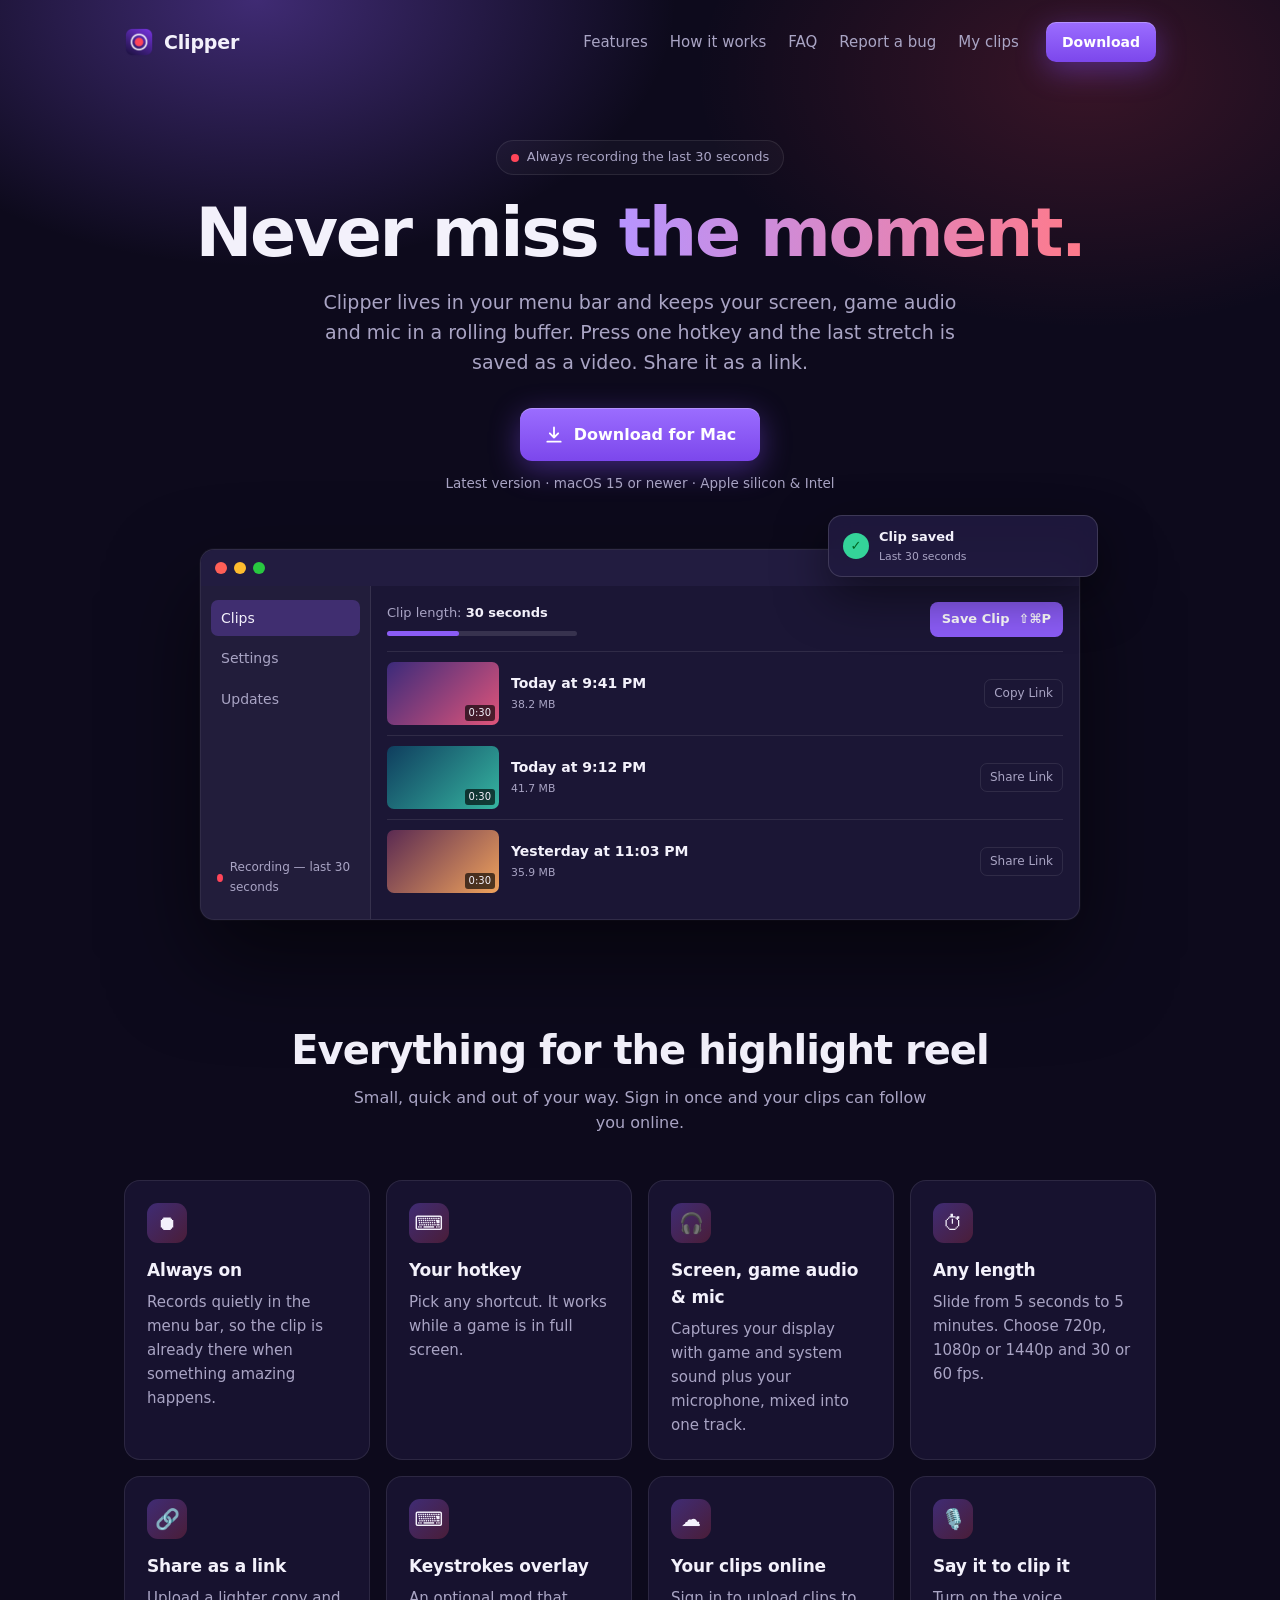
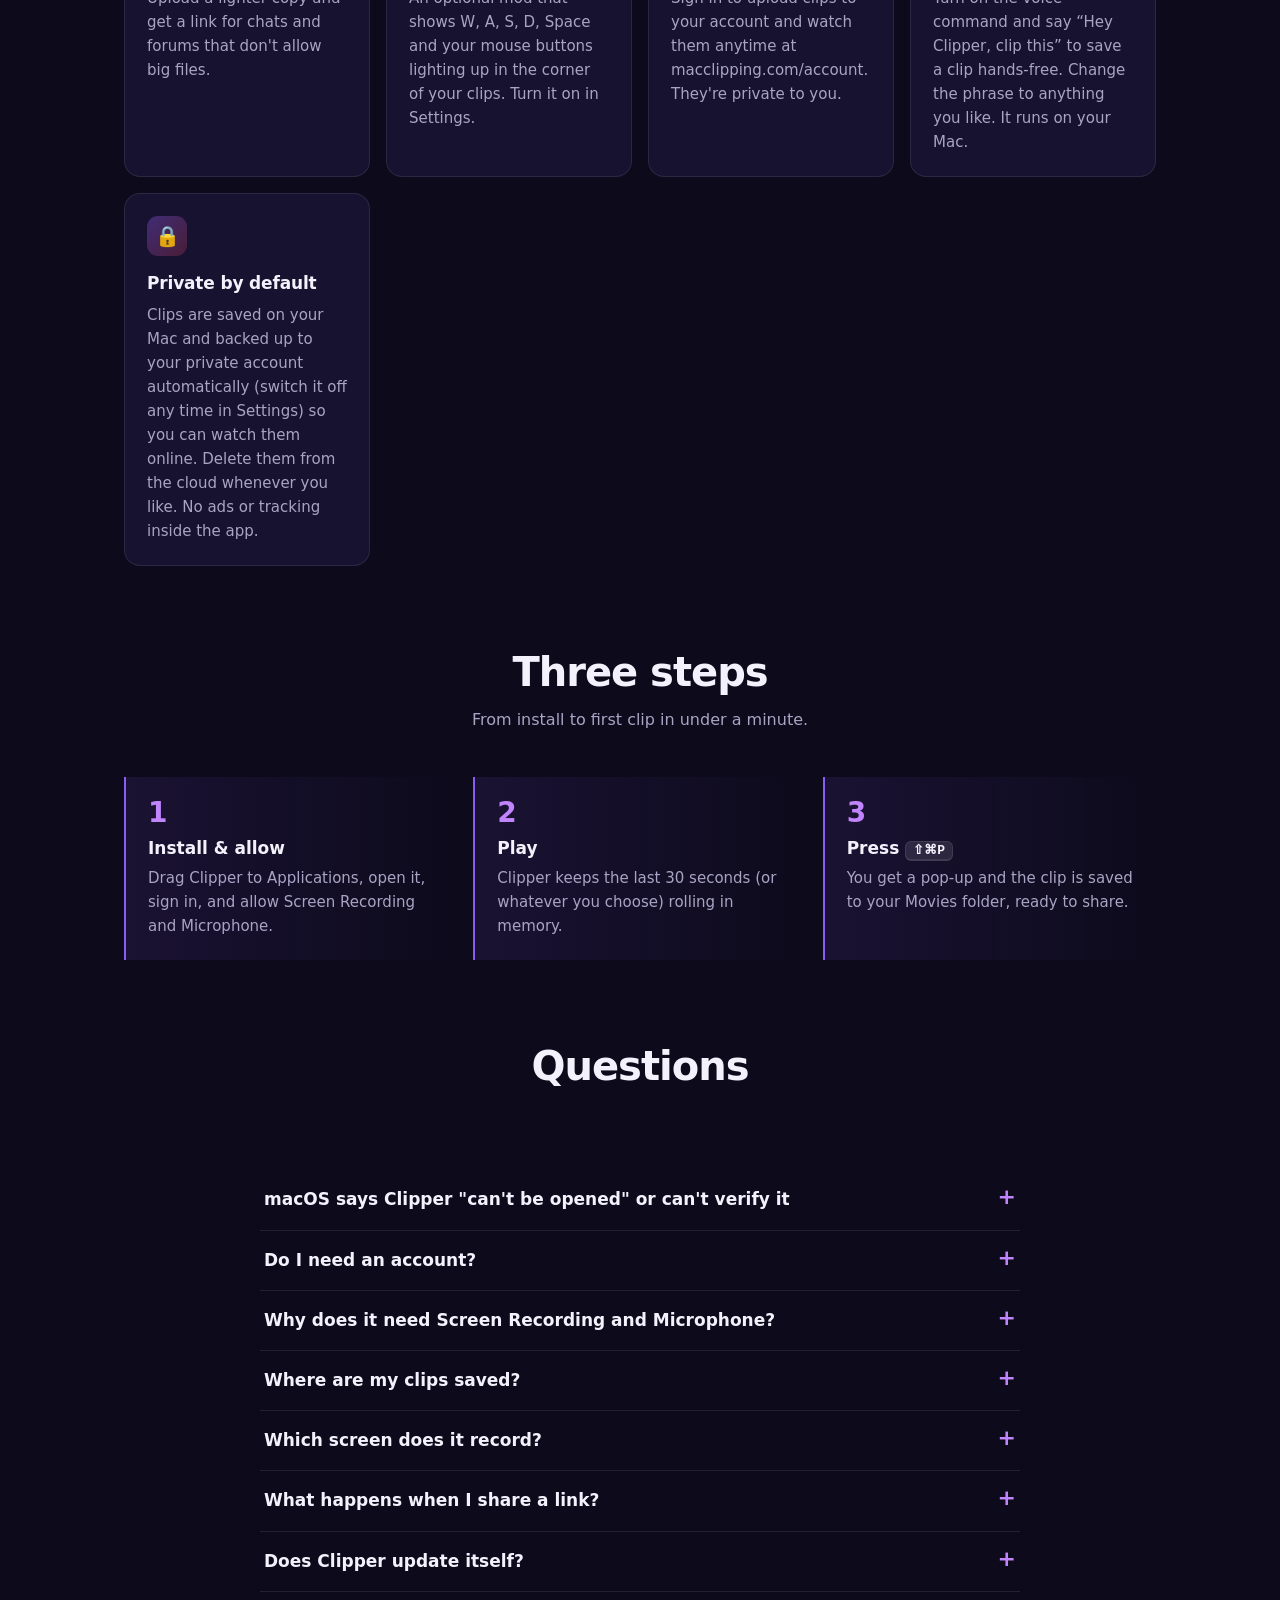
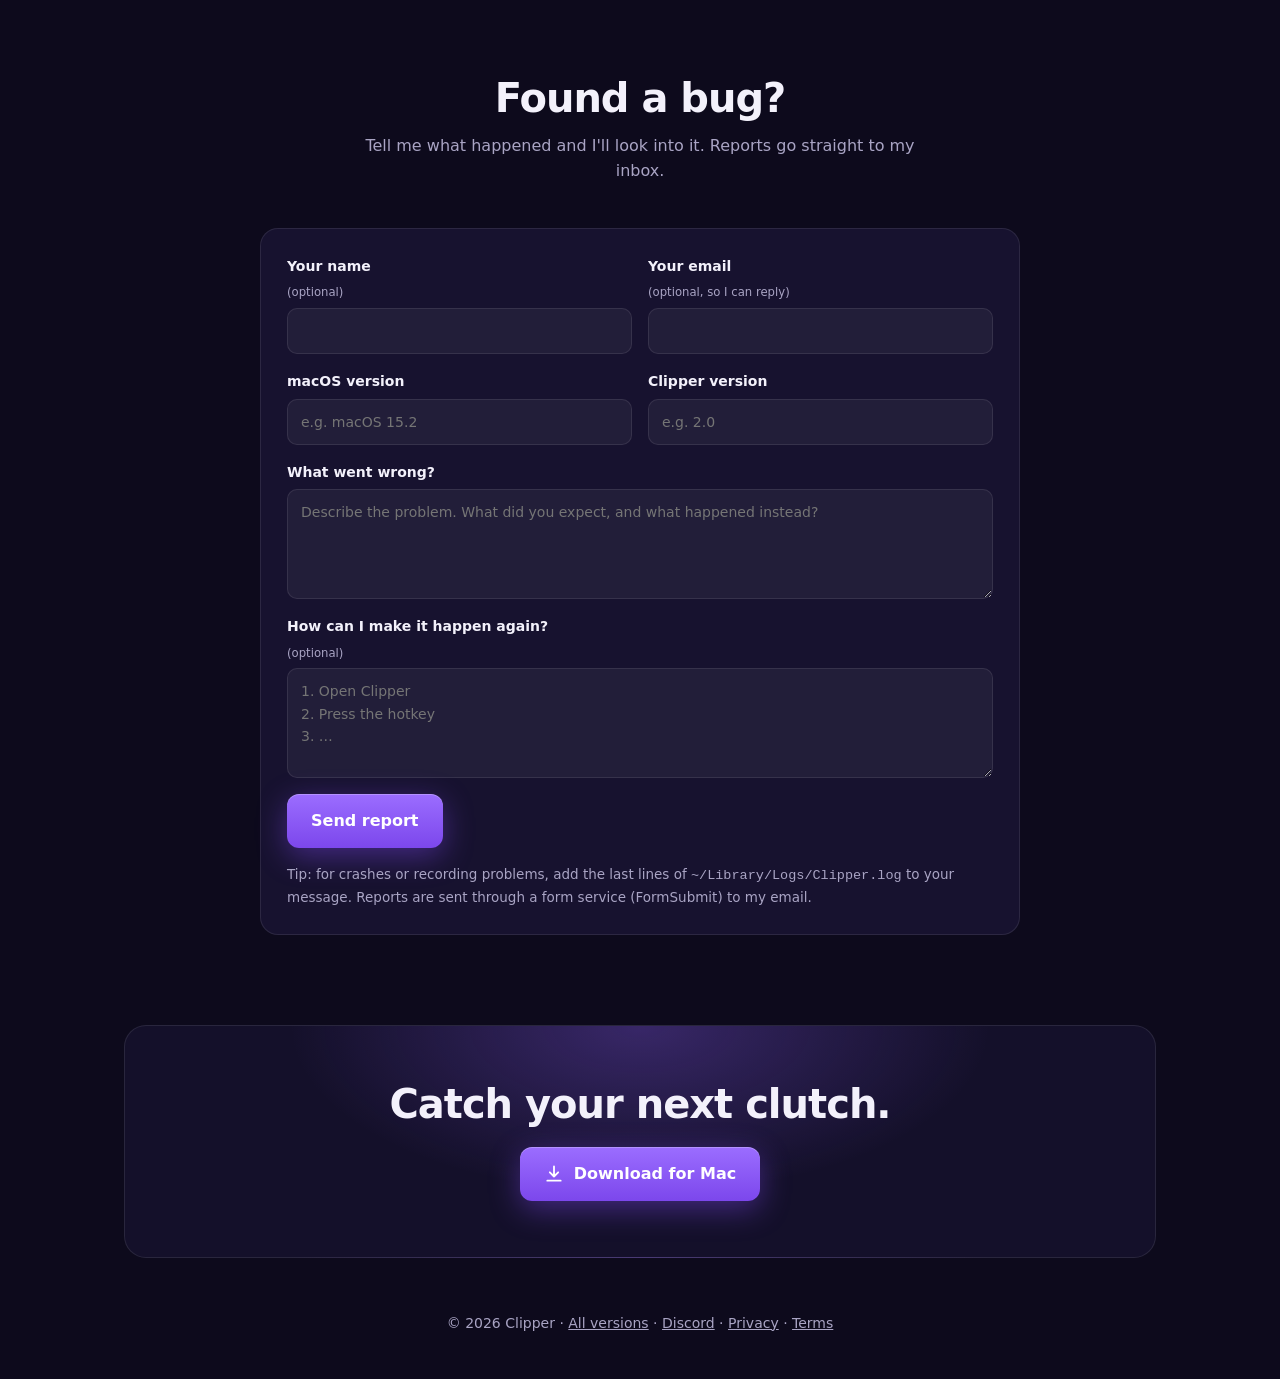
<file: docs/index.html>
<!doctype html>
<html lang="en">
<head>
<meta charset="utf-8">
<meta name="viewport" content="width=device-width, initial-scale=1">
<title>Clipper — Instant replay clips for Mac</title>
<meta name="description" content="Clipper runs in your menu bar and keeps the last 30 seconds of your screen, game audio and mic. Press a hotkey and the moment is saved. Share it as a link.">
<link rel="icon" type="image/png" href="favicon.png">
<link rel="canonical" href="https://macclipping.com/">
<meta property="og:title" content="Clipper — Instant replay clips for Mac">
<meta property="og:description" content="Save the last 30 seconds of your screen, game audio and mic with one hotkey. Share it as a link.">
<meta property="og:image" content="https://macclipping.com/icon.png">
<meta property="og:url" content="https://macclipping.com/">
<meta name="theme-color" content="#0d0a1c">
<script async src="https://pagead2.googlesyndication.com/pagead/js/adsbygoogle.js?client=ca-pub-3796141483827866"
     crossorigin="anonymous"></script>
<style>
  :root {
    --bg: #0d0a1c; --bg2: #14102a; --card: #17122f; --line: rgba(255,255,255,.09);
    --text: #f3f1fb; --muted: #a9a4c4; --accent: #8b5cf6; --accent2: #c084fc; --rec: #ff4559;
  }
  * { box-sizing: border-box; }
  html { scroll-behavior: smooth; }
  html, body { overflow-x: hidden; }
  body {
    margin: 0; background: var(--bg); color: var(--text);
    font: 16px/1.6 -apple-system, BlinkMacSystemFont, "SF Pro Text", "Inter", system-ui, sans-serif;
    -webkit-font-smoothing: antialiased;
  }
  a { color: inherit; }
  .wrap { max-width: 1080px; margin: 0 auto; padding: 0 24px; }
  .glow {
    position: absolute; inset: 0 0 auto 0; height: 760px; z-index: -1; overflow: hidden;
    background:
      radial-gradient(600px 380px at 20% 0%, rgba(139,92,246,.40), transparent 70%),
      radial-gradient(560px 360px at 85% 10%, rgba(255,69,89,.18), transparent 70%);
  }
  header.nav { display: flex; align-items: center; justify-content: space-between; padding-block: 22px; }
  .brand { display: flex; align-items: center; gap: 10px; font-weight: 700; font-size: 19px; letter-spacing: -.01em; text-decoration: none; }
  .brand img { width: 30px; height: 30px; border-radius: 8px; }
  .nav a.link { color: var(--muted); text-decoration: none; margin-left: 22px; font-size: 15px; }
  .nav a.link:hover { color: var(--text); }
  .btn {
    display: inline-flex; align-items: center; gap: 10px; padding: 14px 24px; border-radius: 12px; font-weight: 600;
    text-decoration: none; background: linear-gradient(180deg, #9b6dff, #7c47ec); color: #fff;
    box-shadow: 0 8px 30px rgba(124,71,236,.45), inset 0 1px 0 rgba(255,255,255,.25);
    transition: transform .15s, box-shadow .15s;
  }
  .btn:hover { transform: translateY(-1px); box-shadow: 0 12px 36px rgba(124,71,236,.55), inset 0 1px 0 rgba(255,255,255,.25); }
  .btn.small { padding: 9px 16px; font-size: 14px; border-radius: 10px; }
  .btn svg { width: 20px; height: 20px; }

  .hero { text-align: center; padding: 56px 0 24px; }
  .pill {
    display: inline-flex; align-items: center; gap: 8px; padding: 6px 14px; border: 1px solid var(--line);
    border-radius: 999px; font-size: 13px; color: var(--muted); background: rgba(255,255,255,.03);
  }
  .dot { width: 8px; height: 8px; border-radius: 50%; background: var(--rec); box-shadow: 0 0 0 0 rgba(255,69,89,.7); animation: pulse 1.8s infinite; }
  @keyframes pulse { 70% { box-shadow: 0 0 0 9px rgba(255,69,89,0); } 100% { box-shadow: 0 0 0 0 rgba(255,69,89,0); } }
  h1 { font-size: clamp(38px, 7vw, 68px); line-height: 1.05; letter-spacing: -.035em; margin: 22px 0 18px; font-weight: 800; }
  h1 span { background: linear-gradient(90deg, #b794ff, #ff7a8a); -webkit-background-clip: text; background-clip: text; color: transparent; }
  .sub { max-width: 640px; margin: 0 auto 30px; color: var(--muted); font-size: clamp(16px, 2.2vw, 19px); }
  .cta { display: flex; flex-direction: column; align-items: center; gap: 12px; }
  .meta { color: var(--muted); font-size: 13.5px; }
  .meta a { color: var(--accent2); }

  /* app mock-up */
  .shot { margin: 54px auto 0; max-width: 880px; }
  .win {
    border: 1px solid var(--line); border-radius: 14px; overflow: hidden; background: #1b1635;
    box-shadow: 0 40px 90px rgba(0,0,0,.55), 0 0 0 1px rgba(255,255,255,.03);
  }
  .bar { display: flex; gap: 7px; padding: 12px 14px; background: #221c40; }
  .bar i { width: 12px; height: 12px; border-radius: 50%; background: #ff5f57; }
  .bar i:nth-child(2) { background: #febc2e; } .bar i:nth-child(3) { background: #28c840; }
  .body { display: grid; grid-template-columns: 170px 1fr; min-height: 330px; text-align: left; }
  .side { background: rgba(255,255,255,.03); border-right: 1px solid var(--line); padding: 14px 10px; font-size: 14px; display: flex; flex-direction: column; gap: 4px; }
  .side div { padding: 7px 10px; border-radius: 7px; color: var(--muted); }
  .side .on { background: rgba(139,92,246,.28); color: var(--text); }
  .side .status { margin-top: auto; font-size: 12px; display: flex; align-items: center; gap: 7px; padding: 8px 6px; }
  .main { padding: 16px; min-width: 0; }
  .toprow { flex-wrap: wrap; display: flex; justify-content: space-between; align-items: center; margin-bottom: 14px; font-size: 13px; color: var(--muted); gap: 12px; }
  .slider { height: 5px; width: 190px; border-radius: 4px; background: rgba(255,255,255,.12); position: relative; margin-top: 7px; }
  .slider::after { content: ""; position: absolute; left: 0; top: 0; bottom: 0; width: 38%; background: var(--accent); border-radius: 4px; }
  .savebtn { background: var(--accent); color: #fff; border-radius: 8px; padding: 7px 12px; font-size: 13px; font-weight: 600; white-space: nowrap; }
  .clip { display: flex; gap: 12px; align-items: center; padding: 10px 0; border-top: 1px solid var(--line); }
  .thumb { width: 112px; height: 63px; border-radius: 7px; flex: none; position: relative; }
  .thumb b { position: absolute; right: 4px; bottom: 4px; font-size: 10px; font-weight: 500; background: rgba(0,0,0,.65); padding: 0 4px; border-radius: 3px; }
  .t1 { background: linear-gradient(135deg, #3b2a7a, #e0557a); } .t2 { background: linear-gradient(135deg, #0f3d5e, #36b6a1); } .t3 { background: linear-gradient(135deg, #5a2a52, #f0a35c); }
  .clip .info { flex: 1; min-width: 0; font-size: 13px; }
  .clip .info strong { display: block; font-size: 14px; }
  .clip .info small { color: var(--muted); }
  .chip { font-size: 12px; border: 1px solid var(--line); padding: 4px 9px; border-radius: 7px; color: var(--muted); white-space: nowrap; }
  .banner {
    position: absolute; right: -18px; top: -34px; width: 270px; z-index: 2; display: flex; gap: 10px; align-items: center; padding: 11px 14px;
    background: rgba(32,26,62,.92); backdrop-filter: blur(14px); border: 1px solid rgba(255,255,255,.14);
    border-radius: 14px; box-shadow: 0 18px 50px rgba(0,0,0,.5); font-size: 13px; text-align: left;
  }
  .banner .ok { width: 26px; height: 26px; border-radius: 50%; background: #34d399; color: #062; display: grid; place-items: center; font-weight: 800; flex: none; }
  .banner small { color: var(--muted); display: block; }
  .shotwrap { position: relative; }

  section { padding: 84px 0 0; }
  h2 { font-size: clamp(28px, 4.4vw, 40px); letter-spacing: -.025em; line-height: 1.12; margin: 0 0 12px; text-align: center; }
  .lead { text-align: center; color: var(--muted); max-width: 600px; margin: 0 auto 44px; }
  .grid { display: grid; grid-template-columns: repeat(auto-fit, minmax(240px, 1fr)); gap: 16px; }
  .card { background: var(--card); border: 1px solid var(--line); border-radius: 16px; padding: 22px; }
  .card .ic { width: 40px; height: 40px; border-radius: 11px; display: grid; place-items: center; font-size: 20px;
    background: linear-gradient(135deg, rgba(139,92,246,.35), rgba(255,69,89,.22)); margin-bottom: 14px; }
  .card h3 { margin: 0 0 6px; font-size: 17px; letter-spacing: -.01em; }
  .card p { margin: 0; color: var(--muted); font-size: 15px; }
  .steps { counter-reset: s; display: grid; grid-template-columns: repeat(auto-fit, minmax(240px, 1fr)); gap: 16px; }
  .step { position: relative; padding: 22px 22px 22px 22px; border-left: 2px solid var(--accent); background: linear-gradient(90deg, rgba(139,92,246,.10), transparent); border-radius: 0 14px 14px 0; }
  .step::before { counter-increment: s; content: counter(s); font-weight: 800; font-size: 28px; color: var(--accent2); display: block; line-height: 1; margin-bottom: 8px; }
  .step h3 { margin: 0 0 4px; font-size: 17px; } .step p { margin: 0; color: var(--muted); font-size: 15px; }
  kbd { font: 600 13px ui-monospace, SFMono-Regular, Menlo, monospace; background: rgba(255,255,255,.1); border: 1px solid var(--line); border-bottom-width: 2px; padding: 1px 7px; border-radius: 6px; }

  .faq { max-width: 760px; margin: 0 auto; }
  details { border-bottom: 1px solid var(--line); padding: 16px 4px; }
  summary { cursor: pointer; font-weight: 600; font-size: 17px; list-style: none; display: flex; justify-content: space-between; gap: 16px; }
  summary::after { content: "+"; color: var(--accent2); font-size: 22px; line-height: 1; }
  details[open] summary::after { content: "–"; }
  details p, details ol { color: var(--muted); margin: 10px 0 0; }
  details code { background: rgba(255,255,255,.08); padding: 2px 6px; border-radius: 5px; font-size: 13.5px; word-break: break-all; }

  .final { text-align: center; margin: 90px 0 0; padding: 56px 24px; border: 1px solid var(--line); border-radius: 22px;
    background: radial-gradient(500px 240px at 50% 0%, rgba(139,92,246,.30), transparent 70%), var(--bg2); }
  .final h2 { margin-bottom: 20px; }
  footer { padding: 54px 0 46px; text-align: center; color: var(--muted); font-size: 14px; }
  footer a { color: var(--muted); }


  /* bug report */
  .bug { max-width: 760px; margin: 0 auto; background: var(--card); border: 1px solid var(--line); border-radius: 18px; padding: 26px; display: grid; gap: 16px; grid-template-columns: 1fr 1fr; }
  .bug .full { grid-column: 1 / -1; }
  .bug label { display: grid; gap: 6px; font-size: 14px; font-weight: 600; }
  .bug label small { font-weight: 400; color: var(--muted); }
  .bug input, .bug textarea {
    font: inherit; font-weight: 400; color: var(--text); background: rgba(255,255,255,.05); border: 1px solid var(--line);
    border-radius: 10px; padding: 11px 13px; width: 100%; outline: none; transition: border-color .15s, background .15s;
  }
  .bug input:focus, .bug textarea:focus { border-color: var(--accent); background: rgba(139,92,246,.08); }
  .bug textarea { min-height: 110px; resize: vertical; }
  .bug .hp { position: absolute; left: -9999px; width: 1px; height: 1px; opacity: 0; }
  .bug .row { display: flex; align-items: center; gap: 14px; flex-wrap: wrap; }
  .bug button { cursor: pointer; border: 0; font: inherit; font-weight: 600; }
  .bug button[disabled] { opacity: .6; cursor: default; transform: none; }
  #bugmsg { font-size: 14px; margin: 0; }
  #bugmsg.ok { color: #34d399; } #bugmsg.err { color: #ff8a98; }
  @media (max-width: 720px) { .bug { grid-template-columns: 1fr; padding: 18px; } }

  @media (max-width: 720px) {
    .body { grid-template-columns: minmax(0, 1fr); } .side { display: none; }
    .banner { right: 8px; top: -30px; width: 250px; }
    .chip { display: none; }
    .slider { width: 140px; }
    .nav a.link { display: none; }
  }
</style>
</head>
<body>
<div class="glow"></div>

<div class="wrap">
  <header class="nav">
    <a class="brand" href="#"><img src="icon.png" alt="">Clipper</a>
    <nav><a class="link" href="#features">Features</a><a class="link" href="#how">How it works</a><a class="link" href="#faq">FAQ</a><a class="link" href="#bug">Report a bug</a><a class="link" href="/account/">My clips</a>
      <a class="btn small js-download" href="/download/" style="margin-left:22px">Download</a></nav>
  </header>

  <main>
    <div class="hero">
      <span class="pill"><span class="dot"></span> Always recording the last 30 seconds</span>
      <h1>Never miss <span>the moment.</span></h1>
      <p class="sub">Clipper lives in your menu bar and keeps your screen, game audio and mic in a rolling buffer. Press one hotkey and the last stretch is saved as a video. Share it as a link.</p>
      <div class="cta">
        <a class="btn js-download" href="/download/">
          <svg viewBox="0 0 24 24" fill="none" stroke="currentColor" stroke-width="2.2" stroke-linecap="round" stroke-linejoin="round"><path d="M12 3v12m0 0l-5-5m5 5l5-5M4 20h16"/></svg>
          Download for Mac
        </a>
        <span class="meta"><span id="ver">Latest version</span> · macOS 15 or newer · Apple silicon &amp; Intel</span>
      </div>

      <div class="shot"><div class="shotwrap">
        <div class="win">
          <div class="bar"><i></i><i></i><i></i></div>
          <div class="body">
            <div class="side"><div class="on">Clips</div><div>Settings</div><div>Updates</div>
              <div class="status"><span class="dot"></span>Recording — last 30 seconds</div></div>
            <div class="main">
              <div class="toprow">
                <div>Clip length: <strong style="color:var(--text)">30 seconds</strong><div class="slider"></div></div>
                <span class="savebtn">Save Clip &nbsp;⇧⌘P</span>
              </div>
              <div class="clip"><div class="thumb t1"><b>0:30</b></div>
                <div class="info"><strong>Today at 9:41 PM</strong><small>38.2 MB</small></div><span class="chip">Copy Link</span></div>
              <div class="clip"><div class="thumb t2"><b>0:30</b></div>
                <div class="info"><strong>Today at 9:12 PM</strong><small>41.7 MB</small></div><span class="chip">Share Link</span></div>
              <div class="clip"><div class="thumb t3"><b>0:30</b></div>
                <div class="info"><strong>Yesterday at 11:03 PM</strong><small>35.9 MB</small></div><span class="chip">Share Link</span></div>
            </div>
          </div>
        </div>
        <div class="banner"><div class="ok">✓</div><div><strong>Clip saved</strong><small>Last 30 seconds</small></div></div>
      </div></div>
    </div>

    <section id="features">
      <h2>Everything for the highlight reel</h2>
      <p class="lead">Small, quick and out of your way. Sign in once and your clips can follow you online.</p>
      <div class="grid">
        <div class="card"><div class="ic">⏺</div><h3>Always on</h3><p>Records quietly in the menu bar, so the clip is already there when something amazing happens.</p></div>
        <div class="card"><div class="ic">⌨️</div><h3>Your hotkey</h3><p>Pick any shortcut. It works while a game is in full screen.</p></div>
        <div class="card"><div class="ic">🎧</div><h3>Screen, game audio &amp; mic</h3><p>Captures your display with game and system sound plus your microphone, mixed into one track.</p></div>
        <div class="card"><div class="ic">⏱</div><h3>Any length</h3><p>Slide from 5 seconds to 5 minutes. Choose 720p, 1080p or 1440p and 30 or 60 fps.</p></div>
        <div class="card"><div class="ic">🔗</div><h3>Share as a link</h3><p>Upload a lighter copy and get a link for chats and forums that don't allow big files.</p></div>
        <div class="card"><div class="ic">⌨️</div><h3>Keystrokes overlay</h3><p>An optional mod that shows W, A, S, D, Space and your mouse buttons lighting up in the corner of your clips. Turn it on in Settings.</p></div>
        <div class="card"><div class="ic">☁️</div><h3>Your clips online</h3><p>Sign in to upload clips to your account and watch them anytime at macclipping.com/account. They're private to you.</p></div>
        <div class="card"><div class="ic">🎙️</div><h3>Say it to clip it</h3><p>Turn on the voice command and say “Hey Clipper, clip this” to save a clip hands-free. Change the phrase to anything you like. It runs on your Mac.</p></div>
        <div class="card"><div class="ic">🔒</div><h3>Private by default</h3><p>Clips are saved on your Mac and backed up to your private account automatically (switch it off any time in Settings) so you can watch them online. Delete them from the cloud whenever you like. No ads or tracking inside the app.</p></div>
      </div>
    </section>

    <section id="how">
      <h2>Three steps</h2>
      <p class="lead">From install to first clip in under a minute.</p>
      <div class="steps">
        <div class="step"><h3>Install &amp; allow</h3><p>Drag Clipper to Applications, open it, sign in, and allow Screen Recording and Microphone.</p></div>
        <div class="step"><h3>Play</h3><p>Clipper keeps the last 30 seconds (or whatever you choose) rolling in memory.</p></div>
        <div class="step"><h3>Press <kbd>⇧⌘P</kbd></h3><p>You get a pop-up and the clip is saved to your Movies folder, ready to share.</p></div>
      </div>
    </section>

    <section id="faq">
      <h2>Questions</h2>
      <p class="lead">&nbsp;</p>
      <div class="faq">
        <details><summary>macOS says Clipper "can't be opened" or can't verify it</summary>
          <p>Clipper isn't notarized by Apple yet, so macOS warns about it the first time. That warning appears for every app Apple hasn't checked. To open it:</p>
          <ol><li>Drag Clipper to Applications and open it. When the warning appears, click <strong>Done</strong>.</li>
            <li>Open <strong>System Settings → Privacy &amp; Security</strong>, scroll to <strong>Security</strong> and click <strong>Open Anyway</strong> next to Clipper.</li>
            <li>Open Clipper again and click <strong>Open</strong>.</li></ol>
          <p>Or run this once in Terminal: <code>xattr -dr com.apple.quarantine /Applications/Clipper.app</code></p></details>
        <details><summary>Do I need an account?</summary>
          <p>Yes. The first time you open Clipper it asks you to sign in or create an account on macclipping.com, then returns you to the app. Your account lets you upload clips and watch them at <strong>macclipping.com/account</strong>. Recording itself still happens on your Mac.</p></details>
        <details><summary>Why does it need Screen Recording and Microphone?</summary>
          <p>Screen Recording lets macOS give Clipper your display and system audio. Microphone adds your voice. Clipper only holds the most recent clip length in memory and writes a file only when you press the hotkey. After you allow access, quit and reopen the app once.</p></details>
        <details><summary>Where are my clips saved?</summary>
          <p>In <strong>Movies › Clipper</strong> by default. You can pick any folder in Settings.</p></details>
        <details><summary>Which screen does it record?</summary>
          <p>Your main display (the one with the menu bar).</p></details>
        <details><summary>What happens when I share a link?</summary>
          <p>Only when you click <strong>Share Link</strong>, Clipper uploads a smaller copy of that one clip to a free file host (Litterbox, Uguu or Gofile) and copies a link that opens a player page on macclipping.com. Anyone with the link can watch it until it expires. Your original file never changes.</p></details>
        <details><summary>Does Clipper update itself?</summary>
          <p>Yes. It checks for new versions and shows an Updates tab with a one-click install.</p></details>
      </div>
    </section>

    <section id="bug">
      <h2>Found a bug?</h2>
      <p class="lead">Tell me what happened and I'll look into it. Reports go straight to my inbox.</p>
      <form id="bugform" class="bug" novalidate>
        <label>Your name <small>(optional)</small><input name="name" autocomplete="name" maxlength="80"></label>
        <label>Your email <small>(optional, so I can reply)</small><input name="email" type="email" autocomplete="email" maxlength="120"></label>
        <label>macOS version<input name="macos" placeholder="e.g. macOS 15.2" maxlength="60"></label>
        <label>Clipper version<input name="version" id="bugversion" placeholder="e.g. 2.0" maxlength="30"></label>
        <label class="full">What went wrong?<textarea name="message" required minlength="10" maxlength="4000" placeholder="Describe the problem. What did you expect, and what happened instead?"></textarea></label>
        <label class="full">How can I make it happen again? <small>(optional)</small><textarea name="steps" maxlength="4000" placeholder="1. Open Clipper&#10;2. Press the hotkey&#10;3. …"></textarea></label>
        <input class="hp" type="text" name="_honey" tabindex="-1" autocomplete="off" aria-hidden="true">
        <div class="full row">
          <button class="btn" type="submit" id="bugbtn">Send report</button>
          <p id="bugmsg" role="status" aria-live="polite"></p>
        </div>
        <p class="full meta" style="margin:0">Tip: for crashes or recording problems, add the last lines of <code>~/Library/Logs/Clipper.log</code> to your message. Reports are sent through a form service (FormSubmit) to my email.</p>
      </form>
    </section>

    <div class="final">
      <h2>Catch your next clutch.</h2>
      <a class="btn js-download" href="/download/">
        <svg viewBox="0 0 24 24" fill="none" stroke="currentColor" stroke-width="2.2" stroke-linecap="round" stroke-linejoin="round"><path d="M12 3v12m0 0l-5-5m5 5l5-5M4 20h16"/></svg>
        Download for Mac</a>
    </div>
  </main>

  <footer>
    © <span id="year">2026</span> Clipper · <a href="https://github.com/Rymack15/clipper/releases">All versions</a> · <a href="https://discord.gg/afM2MXHPMh" target="_blank" rel="noopener">Discord</a> · <a href="/privacy/">Privacy</a> · <a href="/terms/">Terms</a>
  </footer>
</div>

<script>
  document.getElementById('year').textContent = new Date().getFullYear();
  // Fill in the newest version and keep the button on the freshest .dmg (falls back to the static link above).
  fetch('https://api.github.com/repos/Rymack15/clipper/releases/latest', { headers: { Accept: 'application/vnd.github+json' } })
    .then(r => r.ok ? r.json() : Promise.reject())
    .then(rel => {
      const dmg = (rel.assets || []).find(a => a.name.endsWith('.dmg'));
      const mb = dmg ? ' · ' + (dmg.size / 1048576).toFixed(1) + ' MB' : '';
      const bv = document.getElementById('bugversion'); if (bv && !bv.value) bv.placeholder = 'e.g. ' + rel.tag_name.replace(/^v/i, '');
      document.getElementById('ver').textContent = 'Version ' + rel.tag_name.replace(/^v/i, '') + mb;
    })
    .catch(() => {});

  // Bug report form -> emailed via FormSubmit (https://formsubmit.co)
  (function () {
    const form = document.getElementById('bugform'), btn = document.getElementById('bugbtn'), msg = document.getElementById('bugmsg');
    const say = (t, cls) => { msg.textContent = t; msg.className = cls || ''; };
    form.addEventListener('submit', async (e) => {
      e.preventDefault();
      const d = Object.fromEntries(new FormData(form).entries());
      if (d._honey) return;                                   // spam bots fill the hidden field
      if (!d.message || d.message.trim().length < 10) { say('Please describe the problem (at least a sentence).', 'err'); return; }
      btn.disabled = true; say('Sending…');
      try {
        const r = await fetch('https://formsubmit.co/ajax/ryanmckenzietable@gmail.com', {
          method: 'POST',
          headers: { 'Content-Type': 'application/json', 'Accept': 'application/json' },
          body: JSON.stringify({
            _subject: 'Clipper bug report', _template: 'table', _captcha: 'false',
            name: d.name || '(not given)', email: d.email || undefined, 'macOS version': d.macos || '(not given)',
            'Clipper version': d.version || '(not given)', message: d.message, 'steps to reproduce': d.steps || '(not given)',
            'sent from': location.href, browser: navigator.userAgent
          })
        });
        const j = await r.json().catch(() => ({}));
        if (r.ok && String(j.success) === 'true') { say('Thanks! Your report was sent.', 'ok'); form.reset(); setTimeout(() => { btn.disabled = false; }, 20000); }
        else throw new Error(j.message || 'failed');
      } catch (err) { say('Sorry, that did not send. Please try again in a bit.', 'err'); btn.disabled = false; }
    });
  })();
</script>
</body>
</html>
</file>
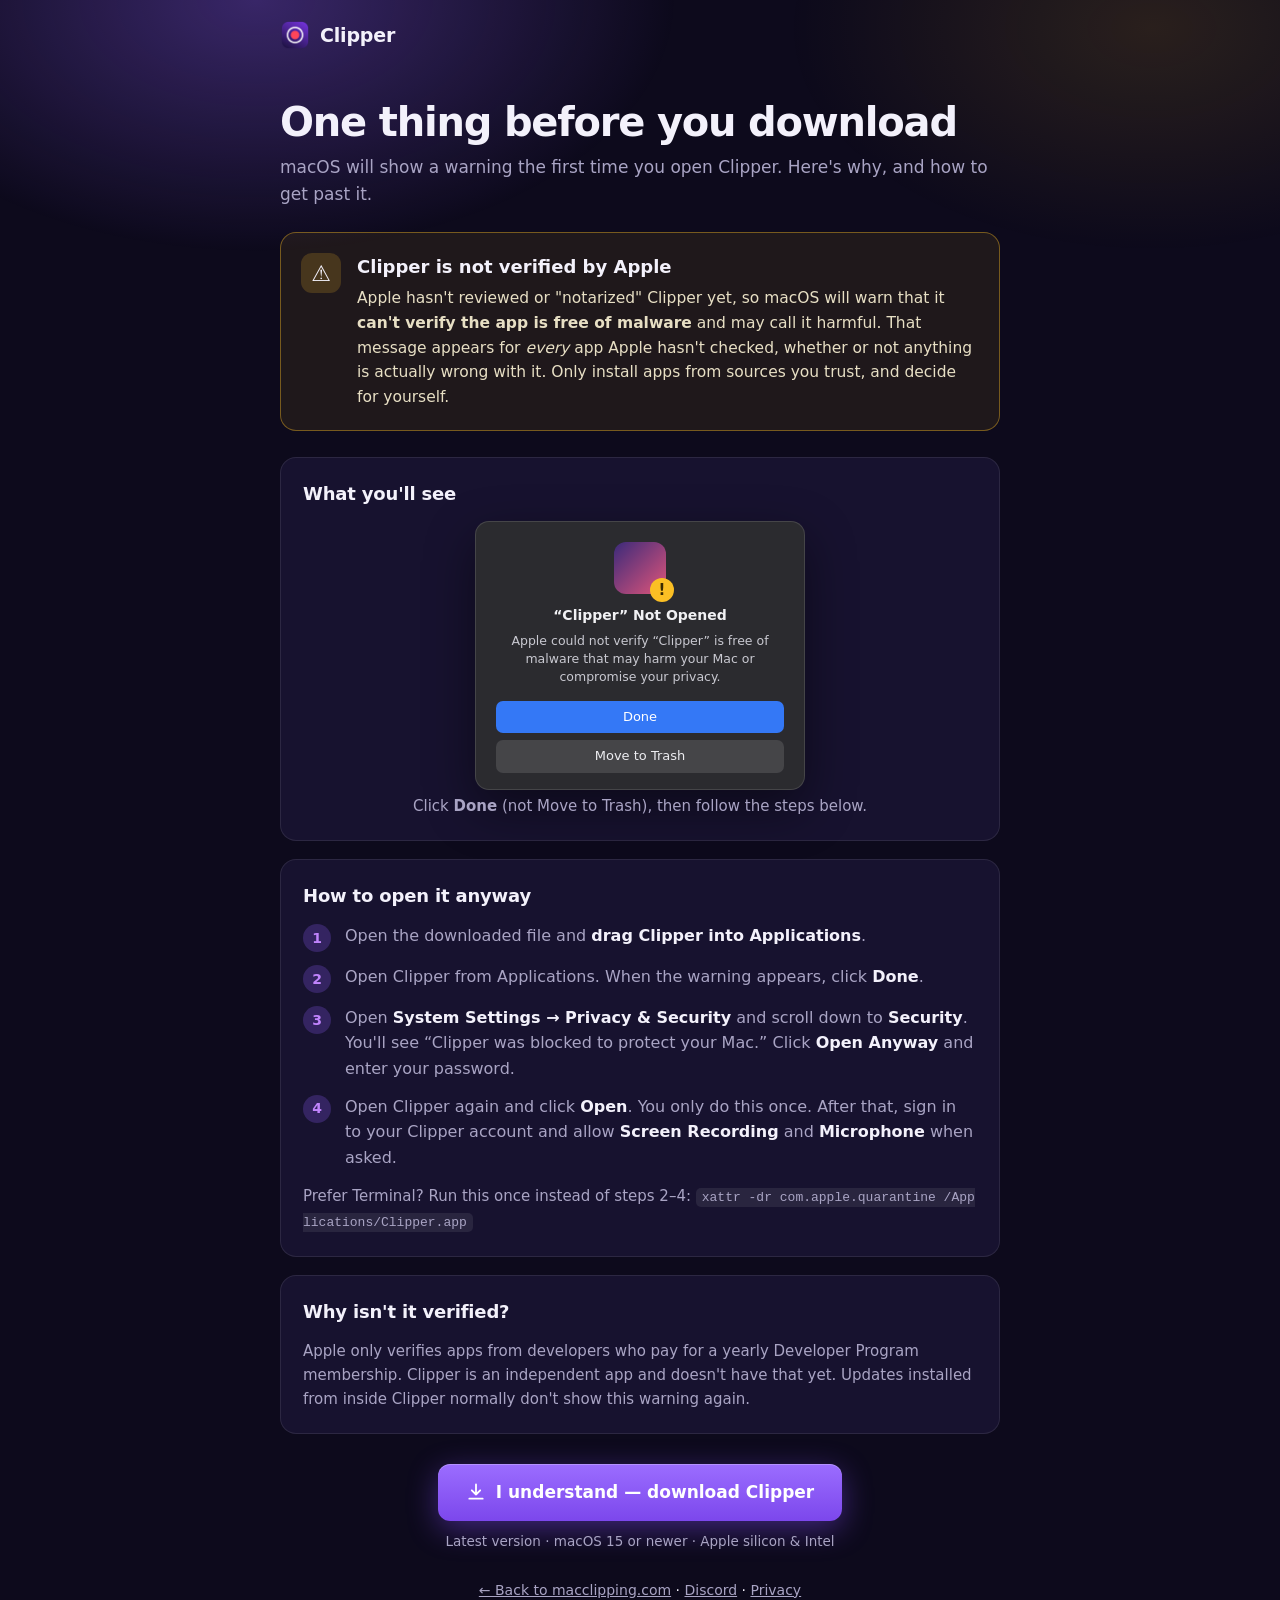
<file: docs/download/index.html>
<!doctype html>
<html lang="en">
<head>
<meta charset="utf-8">
<meta name="viewport" content="width=device-width, initial-scale=1">
<title>Before you download — Clipper</title>
<meta name="robots" content="noindex">
<link rel="icon" type="image/png" href="../favicon.png">
<meta name="theme-color" content="#0d0a1c">
<style>
  :root { --bg:#0d0a1c; --card:#17122f; --line:rgba(255,255,255,.09); --text:#f3f1fb; --muted:#a9a4c4; --accent:#8b5cf6; --accent2:#c084fc; --warn:#fbbf24; }
  * { box-sizing: border-box; }
  html, body { margin: 0; overflow-x: hidden; }
  body { min-height: 100vh; background: var(--bg); color: var(--text);
    font: 16px/1.6 -apple-system, BlinkMacSystemFont, "SF Pro Text", "Inter", system-ui, sans-serif; -webkit-font-smoothing: antialiased; }
  .glow { position: fixed; inset: 0 0 auto 0; height: 560px; z-index: -1;
    background: radial-gradient(600px 360px at 20% 0%, rgba(139,92,246,.35), transparent 70%), radial-gradient(520px 320px at 90% 5%, rgba(251,191,36,.12), transparent 70%); }
  .wrap { max-width: 760px; margin: 0 auto; padding: 0 20px 56px; }
  header { padding-block: 20px; }
  .brand { display: inline-flex; align-items: center; gap: 10px; font-weight: 700; font-size: 19px; letter-spacing: -.01em; text-decoration: none; color: var(--text); }
  .brand img { width: 30px; height: 30px; border-radius: 8px; }
  h1 { font-size: clamp(28px, 5vw, 40px); line-height: 1.1; letter-spacing: -.03em; margin: 22px 0 10px; }
  .lead { color: var(--muted); margin: 0 0 24px; font-size: 17px; }
  .notice { display: flex; gap: 16px; padding: 20px; border: 1px solid rgba(251,191,36,.4); border-radius: 16px; background: rgba(251,191,36,.08); margin-bottom: 26px; }
  .notice .ic { flex: none; width: 40px; height: 40px; border-radius: 11px; background: rgba(251,191,36,.18); display: grid; place-items: center; font-size: 22px; }
  .notice h2 { margin: 0 0 4px; font-size: 18px; }
  .notice p { margin: 0; color: #e7dfc4; font-size: 15.5px; }
  .card { background: var(--card); border: 1px solid var(--line); border-radius: 16px; padding: 22px; margin-bottom: 18px; }
  .card h2 { margin: 0 0 12px; font-size: 18px; letter-spacing: -.01em; }
  /* mock of the macOS dialog */
  .mac { max-width: 330px; margin: 6px auto 4px; border-radius: 14px; padding: 20px 20px 16px; text-align: center; background: #2b2b2f; border: 1px solid rgba(255,255,255,.12); box-shadow: 0 18px 50px rgba(0,0,0,.45); }
  .mac .ico { width: 52px; height: 52px; margin: 0 auto 10px; border-radius: 12px; background: linear-gradient(135deg, #3b2a7a, #e0557a); position: relative; }
  .mac .ico::after { content: "!"; position: absolute; right: -8px; bottom: -8px; width: 24px; height: 24px; border-radius: 50%; background: var(--warn); color: #3a2a00; font-weight: 800; display: grid; place-items: center; font-size: 15px; }
  .mac b { display: block; font-size: 14px; margin-bottom: 6px; color: #f1f1f4; }
  .mac p { margin: 0 0 14px; font-size: 12.5px; color: #c9c9d1; line-height: 1.45; }
  .mac .b { display: block; padding: 6px; border-radius: 7px; background: rgba(255,255,255,.12); font-size: 13px; margin-top: 7px; color: #ececf0; }
  .mac .b.pri { background: #3478f6; color: #fff; }
  ol.steps { margin: 0; padding-left: 0; list-style: none; counter-reset: s; display: grid; gap: 12px; }
  ol.steps li { counter-increment: s; display: flex; gap: 14px; align-items: flex-start; color: var(--muted); }
  ol.steps li::before { content: counter(s); flex: none; width: 28px; height: 28px; border-radius: 50%; background: rgba(139,92,246,.25); color: var(--accent2); font-weight: 700; display: grid; place-items: center; font-size: 14px; margin-top: 1px; }
  ol.steps strong { color: var(--text); }
  code { background: rgba(255,255,255,.08); padding: 2px 6px; border-radius: 5px; font-size: 13px; word-break: break-all; }
  .why { color: var(--muted); font-size: 15px; margin: 0; }
  .go { text-align: center; margin: 30px 0 10px; }
  .btn { display: inline-flex; align-items: center; gap: 10px; padding: 15px 28px; border-radius: 12px; font: inherit; font-weight: 600; font-size: 17px; border: 0; cursor: pointer; text-decoration: none; color: #fff;
    background: linear-gradient(180deg, #9b6dff, #7c47ec); box-shadow: 0 8px 30px rgba(124,71,236,.45), inset 0 1px 0 rgba(255,255,255,.25); transition: transform .15s; }
  .btn:hover { transform: translateY(-1px); }
  .btn svg { width: 20px; height: 20px; }
  .meta { text-align: center; color: var(--muted); font-size: 13.5px; margin-top: 10px; }
  .started { display: none; text-align: center; color: #34d399; font-weight: 600; margin-top: 14px; }
  .started a { color: var(--accent2); }
  .back { text-align: center; margin-top: 26px; font-size: 14px; }
  .back a { color: var(--muted); }
</style>
</head>
<body>
<div class="glow"></div>
<div class="wrap">
  <header><a class="brand" href="/"><img src="../icon.png" alt="">Clipper</a></header>

  <h1>One thing before you download</h1>
  <p class="lead">macOS will show a warning the first time you open Clipper. Here's why, and how to get past it.</p>

  <div class="notice">
    <div class="ic">⚠️</div>
    <div>
      <h2>Clipper is not verified by Apple</h2>
      <p>Apple hasn't reviewed or "notarized" Clipper yet, so macOS will warn that it <strong>can't verify the app is free of malware</strong> and may call it harmful. That message appears for <em>every</em> app Apple hasn't checked, whether or not anything is actually wrong with it. Only install apps from sources you trust, and decide for yourself.</p>
    </div>
  </div>

  <div class="card">
    <h2>What you'll see</h2>
    <div class="mac">
      <div class="ico"></div>
      <b>“Clipper” Not Opened</b>
      <p>Apple could not verify “Clipper” is free of malware that may harm your Mac or compromise your privacy.</p>
      <span class="b pri">Done</span><span class="b">Move to Trash</span>
    </div>
    <p class="why" style="text-align:center">Click <strong>Done</strong> (not Move to Trash), then follow the steps below.</p>
  </div>

  <div class="card">
    <h2>How to open it anyway</h2>
    <ol class="steps">
      <li><span>Open the downloaded file and <strong>drag Clipper into Applications</strong>.</span></li>
      <li><span>Open Clipper from Applications. When the warning appears, click <strong>Done</strong>.</span></li>
      <li><span>Open <strong>System Settings → Privacy &amp; Security</strong> and scroll down to <strong>Security</strong>. You'll see “Clipper was blocked to protect your Mac.” Click <strong>Open Anyway</strong> and enter your password.</span></li>
      <li><span>Open Clipper again and click <strong>Open</strong>. You only do this once. After that, sign in to your Clipper account and allow <strong>Screen Recording</strong> and <strong>Microphone</strong> when asked.</span></li>
    </ol>
    <p class="why" style="margin-top:14px">Prefer Terminal? Run this once instead of steps 2–4: <code>xattr -dr com.apple.quarantine /Applications/Clipper.app</code></p>
  </div>

  <div class="card">
    <h2>Why isn't it verified?</h2>
    <p class="why">Apple only verifies apps from developers who pay for a yearly Developer Program membership. Clipper is an independent app and doesn't have that yet. Updates installed from inside Clipper normally don't show this warning again.</p>
  </div>

  <div class="go">
    <a class="btn" id="dl" href="https://github.com/Rymack15/clipper/releases/latest/download/Clipper.dmg">
      <svg viewBox="0 0 24 24" fill="none" stroke="currentColor" stroke-width="2.2" stroke-linecap="round" stroke-linejoin="round"><path d="M12 3v12m0 0l-5-5m5 5l5-5M4 20h16"/></svg>
      I understand — download Clipper
    </a>
    <div class="meta"><span id="ver">Latest version</span> · macOS 15 or newer · Apple silicon &amp; Intel</div>
    <div class="started" id="started">Your download is starting… <a id="again" href="#">Didn't start? Click here.</a></div>
  </div>
  <div class="back"><a href="/">← Back to macclipping.com</a> · <a href="https://discord.gg/afM2MXHPMh" target="_blank" rel="noopener">Discord</a> · <a href="/privacy/">Privacy</a></div>
</div>

<script>
  (function () {
    var dl = document.getElementById('dl'), started = document.getElementById('started'), again = document.getElementById('again');
    fetch('https://api.github.com/repos/Rymack15/clipper/releases/latest', { headers: { Accept: 'application/vnd.github+json' } })
      .then(function (r) { return r.ok ? r.json() : Promise.reject(); })
      .then(function (rel) {
        var dmg = (rel.assets || []).find(function (a) { return a.name.endsWith('.dmg'); });
        if (dmg) { dl.href = dmg.browser_download_url; again.href = dmg.browser_download_url; }
        document.getElementById('ver').textContent = 'Version ' + rel.tag_name.replace(/^v/i, '') + (dmg ? ' · ' + (dmg.size / 1048576).toFixed(1) + ' MB' : '');
      }).catch(function () {});
    again.href = dl.href;
    dl.addEventListener('click', function () { started.style.display = 'block'; again.href = dl.href; });
  })();
</script>
</body>
</html>
</file>
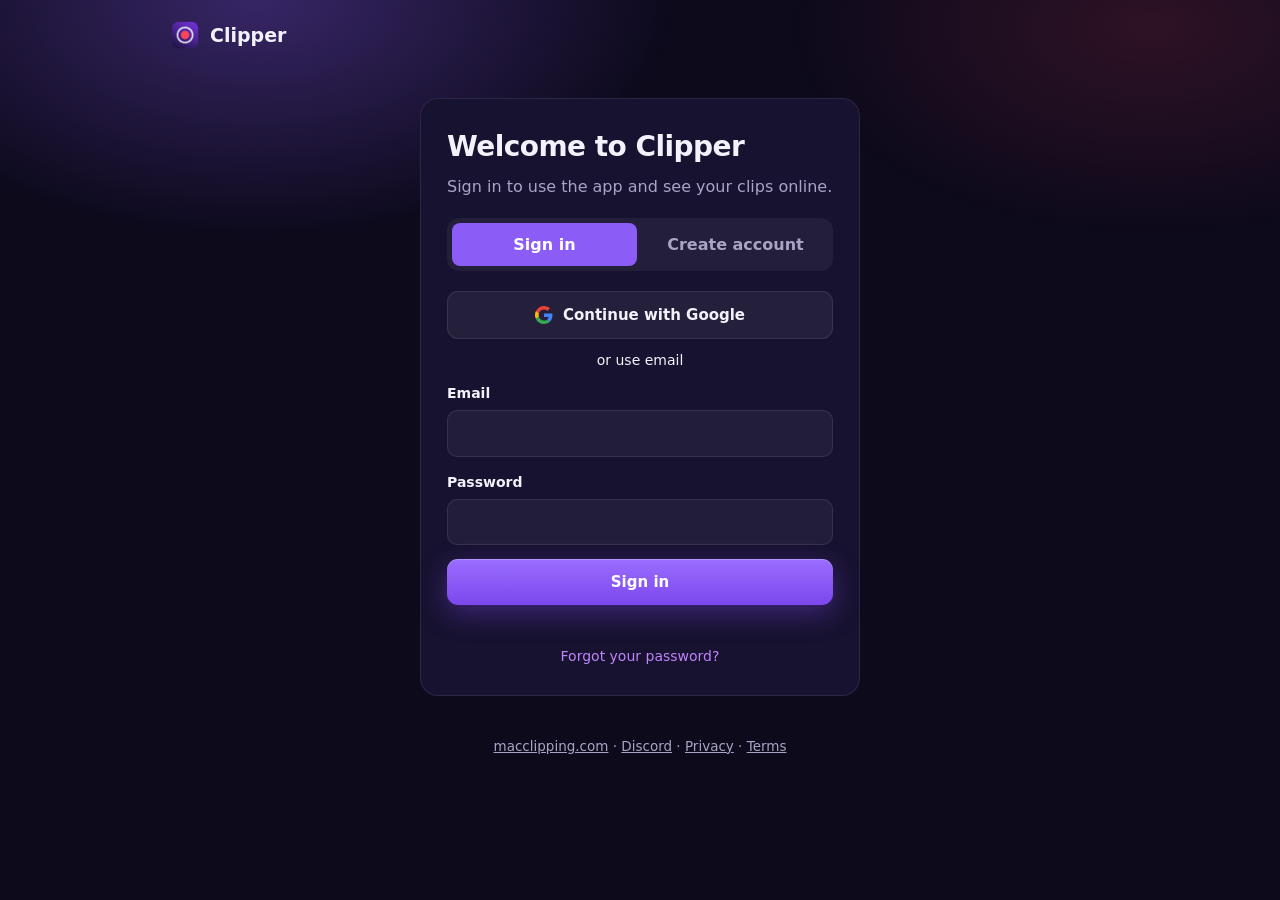
<file: docs/login/index.html>
<!doctype html>
<html lang="en">
<head>
<meta charset="utf-8">
<meta name="viewport" content="width=device-width, initial-scale=1">
<title>Sign in — Clipper</title>
<meta name="robots" content="noindex">
<link rel="icon" type="image/png" href="../favicon.png">
<link rel="stylesheet" href="../auth.css">
<meta name="theme-color" content="#0d0a1c">
</head>
<body>
<div class="glow"></div>
<div class="wrap">
  <header class="top"><a class="brand" href="/"><img src="../icon.png" alt="">Clipper</a></header>

  <main class="auth">
    <!-- sign in / create account -->
    <section class="card" id="formCard">
      <h1 id="title">Welcome to Clipper</h1>
      <p class="sub" id="sub">Sign in to use the app and see your clips online.</p>
      <div class="tabs" id="tabs"><button type="button" id="tabIn" class="on">Sign in</button><button type="button" id="tabUp">Create account</button></div>
      <button type="button" class="btn" id="google" style="width:100%;display:flex;align-items:center;justify-content:center;gap:10px"><svg width="18" height="18" viewBox="0 0 48 48" aria-hidden="true"><path fill="#EA4335" d="M24 9.5c3.5 0 6.6 1.2 9.1 3.6l6.8-6.8C35.8 2.4 30.3 0 24 0 14.6 0 6.5 5.4 2.6 13.2l7.9 6.1C12.4 13.6 17.7 9.5 24 9.5z"/><path fill="#4285F4" d="M46.5 24.5c0-1.6-.1-3.1-.4-4.5H24v9h12.7c-.6 3-2.3 5.5-4.8 7.2l7.5 5.8c4.4-4.1 7.1-10.1 7.1-17.5z"/><path fill="#FBBC05" d="M10.5 28.7a14.5 14.5 0 010-9.4l-7.9-6.1a24 24 0 000 21.6l7.9-6.1z"/><path fill="#34A853" d="M24 48c6.5 0 11.9-2.1 15.9-5.8l-7.5-5.8c-2.1 1.4-4.8 2.3-8.4 2.3-6.3 0-11.6-4.1-13.5-9.8l-7.9 6.1C6.5 42.6 14.6 48 24 48z"/></svg>Continue with Google</button>
      <p class="msg" style="text-align:center;margin:10px 0">or use email</p>
      <form id="form" novalidate>
        <label>Email<input type="email" id="email" autocomplete="email" required></label>
        <label id="pwLabel">Password<input type="password" id="password" autocomplete="current-password" required minlength="8"></label>
        <label id="pw2Label" class="hidden">Confirm password<input type="password" id="password2" autocomplete="new-password" minlength="8"></label>
        <label class="check hidden" id="agreeRow"><input type="checkbox" id="agree"><span>I agree to the <a href="/privacy/" target="_blank" rel="noopener">Privacy Policy</a>.</span></label>
        <button class="btn primary" style="width:100%" id="submit" type="submit">Sign in</button>
        <p class="msg" id="msg" role="status" aria-live="polite"></p>
        <p style="margin:6px 0 0;text-align:center" id="forgotRow"><button class="link-btn" type="button" id="forgot">Forgot your password?</button></p>
      </form>
    </section>

    <!-- handing the sign-in back to the Mac app -->
    <section class="card hidden" id="doneCard" style="text-align:center">
      <h1>You're signed in</h1>
      <p class="sub" id="doneSub">Opening Clipper…</p>
      <a class="btn primary" id="openApp" href="#">Open Clipper</a>
      <p class="msg" style="margin-top:14px">If nothing happens, make sure Clipper is installed, then click the button.</p>
    </section>

    <section class="card hidden" id="offCard"><h1>Sign-in isn't ready yet</h1><p class="sub">This page isn't connected to the account service yet. Please check back soon.</p></section>
  </main>

  <footer class="foot"><a href="/">macclipping.com</a> · <a href="https://discord.gg/afM2MXHPMh" target="_blank" rel="noopener">Discord</a> · <a href="/privacy/">Privacy</a> · <a href="/terms/">Terms</a></footer>
</div>

<script src="../config.js"></script>
<script src="../vendor/supabase.min.js"></script>
<script>
(function () {
  var cfg = window.CLIPPER || {};
  var $ = function (id) { return document.getElementById(id); };
  var q = new URLSearchParams(location.search);
  var appMode = q.get('app') === '1';
  var appState = (q.get('state') || '').replace(/[^0-9a-f]/gi, '').slice(0, 64);
  var mode = 'in';

  if (!cfg.SUPABASE_URL || !cfg.SUPABASE_ANON_KEY) { $('formCard').classList.add('hidden'); $('offCard').classList.remove('hidden'); return; }
  var sb = supabase.createClient(cfg.SUPABASE_URL, cfg.SUPABASE_ANON_KEY, { auth: { persistSession: true, autoRefreshToken: true, detectSessionInUrl: false } });

  function say(t, cls) { var m = $('msg'); m.textContent = t || ''; m.className = 'msg ' + (cls || ''); }
  function setMode(m) {
    mode = m;
    var up = m === 'up';
    $('tabIn').classList.toggle('on', !up); $('tabUp').classList.toggle('on', up);
    $('pw2Label').classList.toggle('hidden', !up); $('agreeRow').classList.toggle('hidden', !up);
    $('forgotRow').classList.toggle('hidden', up);
    $('submit').textContent = up ? 'Create account' : 'Sign in';
    $('password').autocomplete = up ? 'new-password' : 'current-password';
    say('');
  }
  $('tabIn').onclick = function () { setMode('in'); };
  $('tabUp').onclick = function () { setMode('up'); };
  if (q.get('mode') === 'signup') setMode('up');

  function niceError(e) {
    var m = (e && e.message) || 'Something went wrong. Please try again.';
    if (/invalid login/i.test(m)) return 'That email and password don\'t match.';
    if (/already registered|already been registered/i.test(m)) return 'There\'s already an account with that email. Try signing in instead.';
    if (/rate limit|too many/i.test(m)) return 'Too many tries. Please wait a few minutes and try again.';
    if (/password/i.test(m) && /characters|weak|short/i.test(m)) return 'Please choose a longer password (at least 8 characters).';
    return m;
  }

  // Hand the new session to the Mac app, then forget it in this browser so the two never share a refresh token.
  // Note: sb.auth.signOut() would also revoke the session on the server, which would kill the app's login. Just forget it locally.
  function forgetHere() {
    try { sb.auth.stopAutoRefresh(); } catch (e) {}
    try { Object.keys(localStorage).filter(function (k) { return k.indexOf('sb-') === 0; }).forEach(function (k) { localStorage.removeItem(k); }); } catch (e) {}
  }
  async function finishForApp(session, email) {
    var url = 'clipper://auth?refresh_token=' + encodeURIComponent(session.refresh_token) + '&state=' + encodeURIComponent(appState);
    forgetHere();
    $('formCard').classList.add('hidden'); $('doneCard').classList.remove('hidden');
    $('doneSub').textContent = 'Signed in as ' + email + '. Opening Clipper…';
    $('openApp').href = url;
    location.href = url;
  }

  async function onSuccess(session, email) {
    if (appMode && appState) { await finishForApp(session, email); }
    else { location.href = '/account/'; }
  }

  $('form').addEventListener('submit', async function (e) {
    e.preventDefault();
    var email = $('email').value.trim(), pw = $('password').value;
    if (!email || !/.+@.+\..+/.test(email)) { say('Please enter a valid email address.', 'err'); return; }
    if (pw.length < 8) { say('Your password needs at least 8 characters.', 'err'); return; }
    $('submit').disabled = true; say(mode === 'up' ? 'Creating your account…' : 'Signing in…');
    try {
      if (mode === 'up') {
        if (pw !== $('password2').value) throw new Error('Passwords don\'t match.');
        if (!$('agree').checked) throw new Error('Please agree to the Privacy Policy to continue.');
        var r = await sb.auth.signUp({ email: email, password: pw, options: { emailRedirectTo: location.origin + '/account/' } });
        if (r.error) throw r.error;
        if (!r.data.session) { say('Account created. Check your email for a confirmation link, then sign in.', 'ok'); setMode('in'); $('submit').disabled = false; return; }
        await onSuccess(r.data.session, email);
      } else {
        var s = await sb.auth.signInWithPassword({ email: email, password: pw });
        if (s.error) throw s.error;
        await onSuccess(s.data.session, email);
      }
    } catch (err) { say(niceError(err), 'err'); $('submit').disabled = false; }
  });

  $('google').onclick = async function () {
    say('Opening Google…');
    var back = location.origin + '/login/' + (appMode && appState ? '?app=1&state=' + encodeURIComponent(appState) : '');
    var r = await sb.auth.signInWithOAuth({ provider: 'google', options: { redirectTo: back } });
    if (r.error) say(/not enabled|unsupported provider/i.test(r.error.message || '') ? 'Google sign-in isn\'t available yet.' : niceError(r.error), 'err');
  };

  $('forgot').onclick = async function () {
    var email = $('email').value.trim();
    if (!email) { say('Enter your email above first, then click "Forgot your password?".', 'err'); return; }
    say('Sending…');
    var r = await sb.auth.resetPasswordForEmail(email, { redirectTo: location.origin + '/account/?reset=1' });
    say(r.error ? niceError(r.error) : 'If that email has an account, a reset link is on its way.', r.error ? 'err' : 'ok');
  };

  // Returning from Google: the session arrives in the URL fragment.
  var h = new URLSearchParams(location.hash.replace(/^#/, ''));
  if (h.get('access_token') && h.get('refresh_token')) {
    history.replaceState(null, '', location.pathname + location.search);
    $('formCard').classList.add('hidden'); $('doneCard').classList.remove('hidden'); $('doneSub').textContent = 'Finishing sign-in…';
    sb.auth.setSession({ access_token: h.get('access_token'), refresh_token: h.get('refresh_token') }).then(function (r) {
      if (r.error || !r.data.session) { $('doneCard').classList.add('hidden'); $('formCard').classList.remove('hidden'); say('Google sign-in didn\'t finish. Please try again.', 'err'); return; }
      onSuccess(r.data.session, r.data.session.user.email || 'your account');
    });
    return;
  }
  if (q.get('error_description') || (h.get('error_description'))) say((q.get('error_description') || h.get('error_description')).replace(/\+/g, ' '), 'err');

  // In app mode always start from a clean browser session.
  if (appMode) forgetHere(); else sb.auth.getSession().then(function (r) { if (r.data.session) location.replace('/account/'); });
})();
</script>
</body>
</html>
</file>
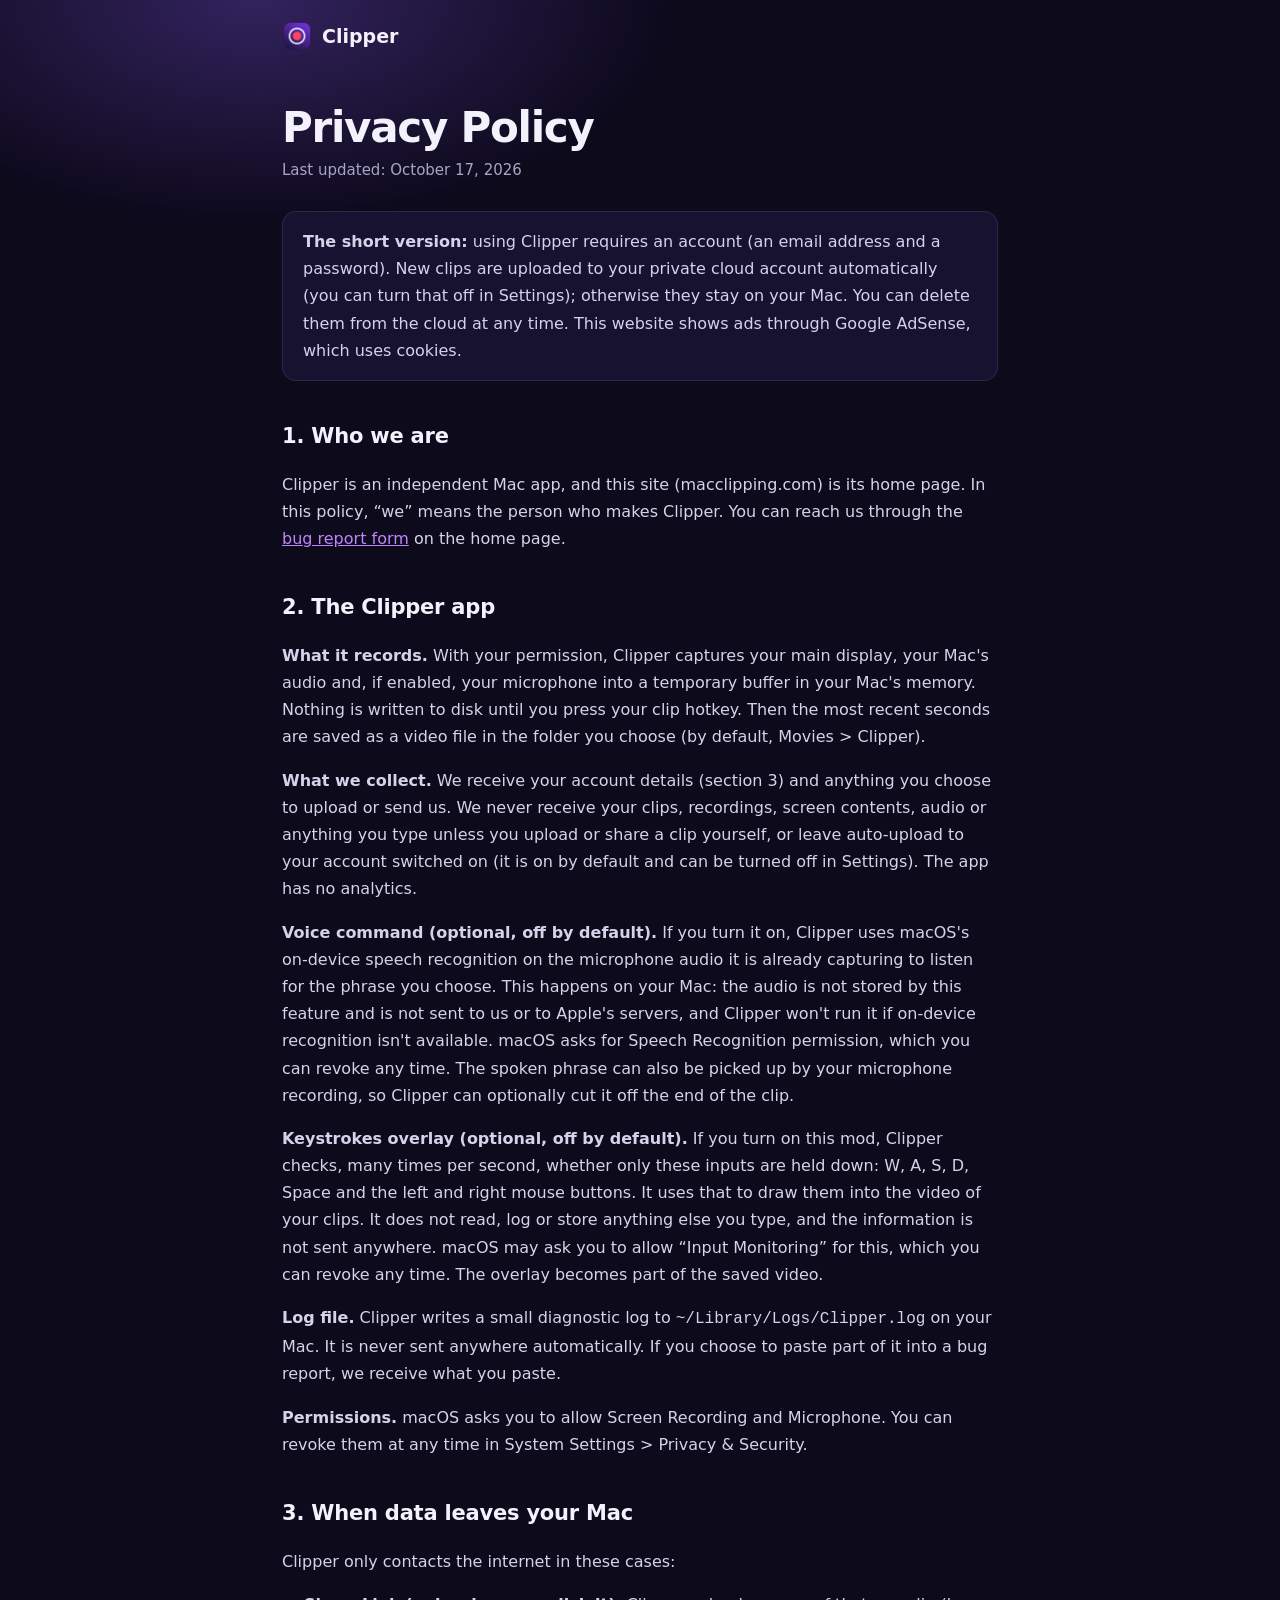
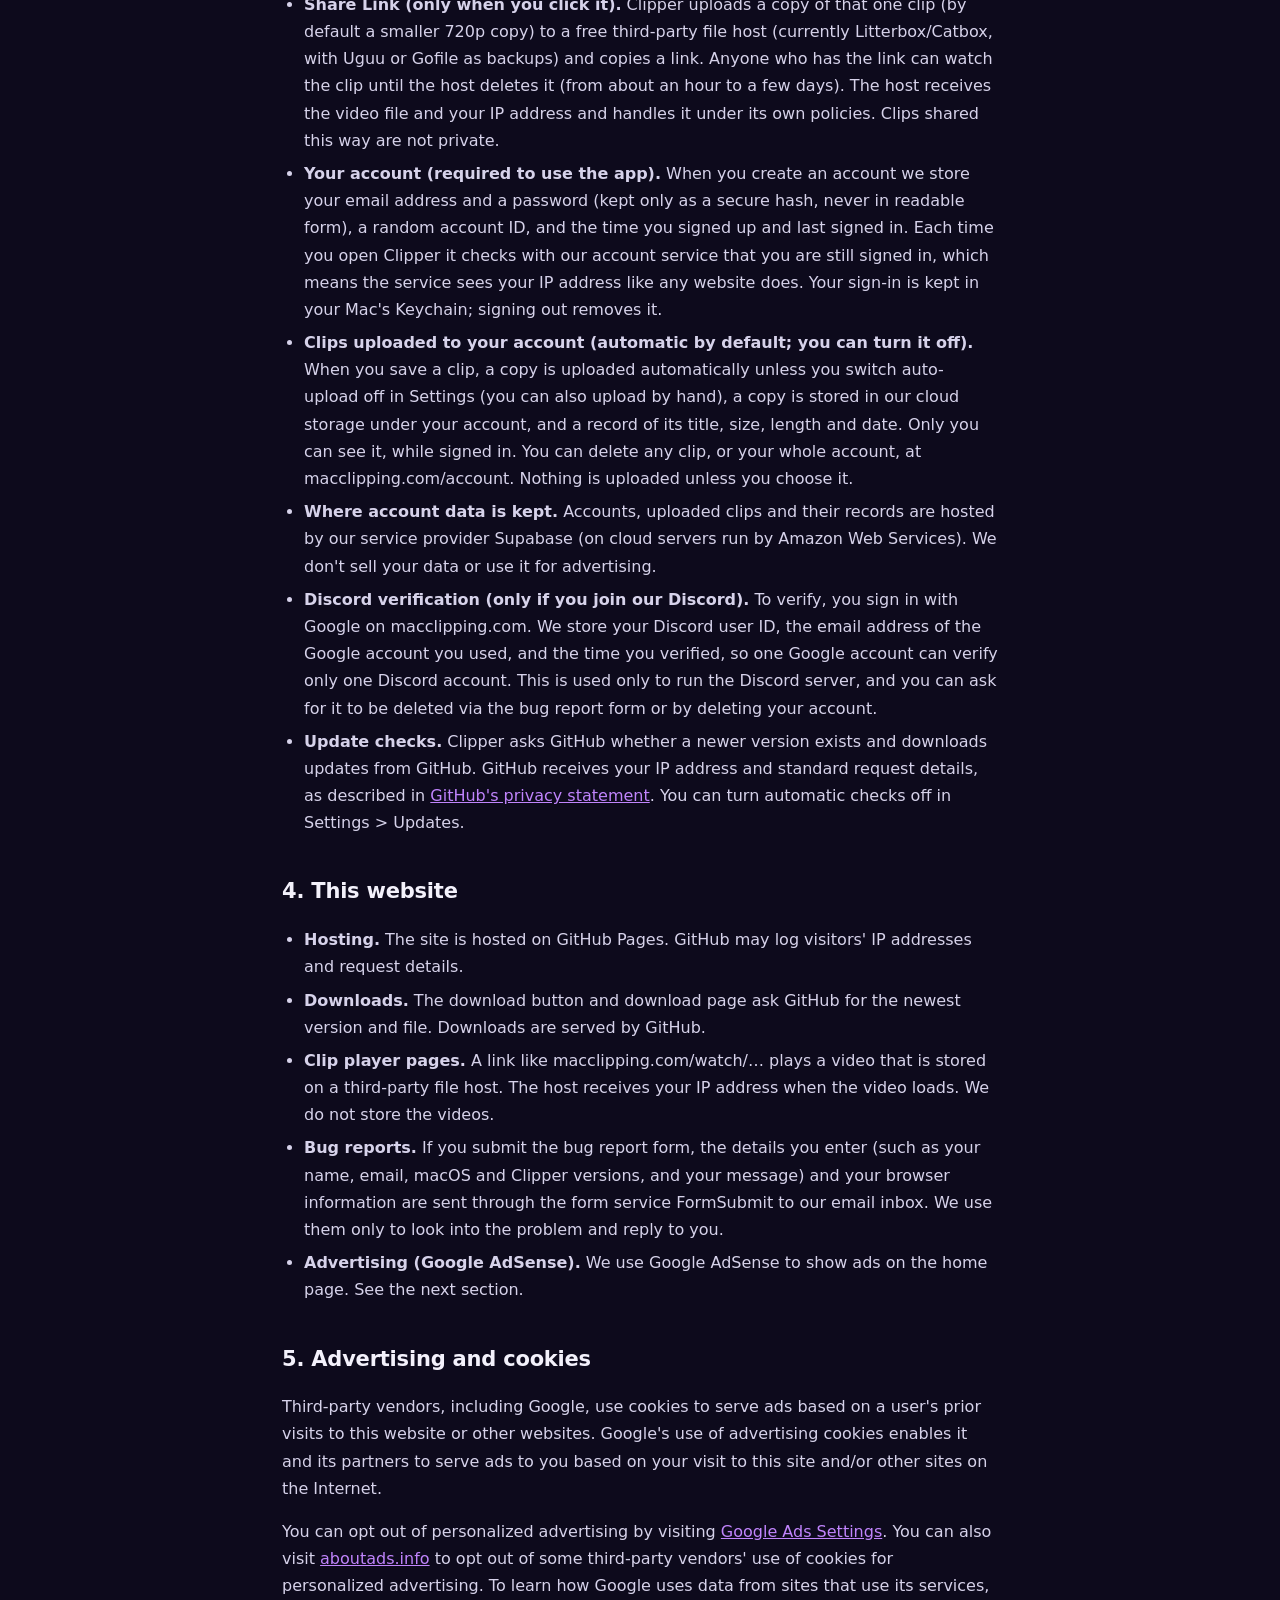
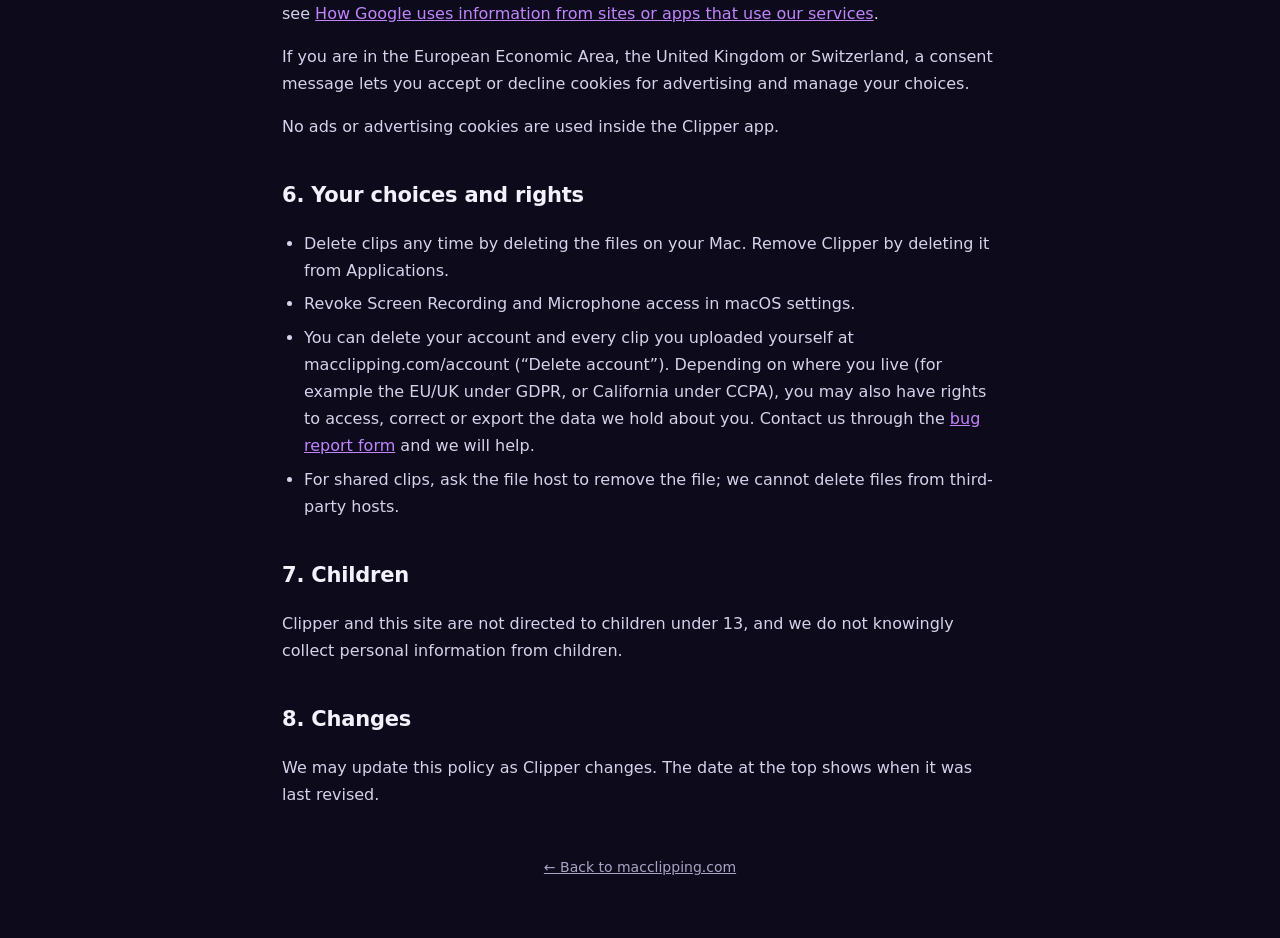
<file: docs/privacy/index.html>
<!doctype html>
<html lang="en">
<head>
<meta charset="utf-8">
<meta name="viewport" content="width=device-width, initial-scale=1">
<title>Privacy Policy — Clipper</title>
<meta name="description" content="How Clipper and macclipping.com handle your data.">
<link rel="icon" type="image/png" href="../favicon.png">
<link rel="canonical" href="https://macclipping.com/privacy/">
<meta name="theme-color" content="#0d0a1c">
<style>
  :root { --bg:#0d0a1c; --card:#17122f; --line:rgba(255,255,255,.09); --text:#f3f1fb; --muted:#a9a4c4; --accent2:#c084fc; }
  * { box-sizing: border-box; }
  html, body { margin: 0; overflow-x: hidden; }
  body { background: var(--bg); color: var(--text); font: 16px/1.7 -apple-system, BlinkMacSystemFont, "SF Pro Text", "Inter", system-ui, sans-serif; -webkit-font-smoothing: antialiased; }
  .glow { position: fixed; inset: 0 0 auto 0; height: 420px; z-index: -1; background: radial-gradient(600px 320px at 20% 0%, rgba(139,92,246,.30), transparent 70%); }
  .wrap { max-width: 760px; margin: 0 auto; padding: 0 22px 60px; }
  header { padding-block: 20px; }
  .brand { display: inline-flex; align-items: center; gap: 10px; font-weight: 700; font-size: 19px; text-decoration: none; color: var(--text); }
  .brand img { width: 30px; height: 30px; border-radius: 8px; }
  h1 { font-size: clamp(30px, 5vw, 42px); letter-spacing: -.03em; line-height: 1.1; margin: 26px 0 6px; }
  .date { color: var(--muted); margin: 0 0 28px; font-size: 15px; }
  h2 { font-size: 21px; letter-spacing: -.01em; margin: 38px 0 8px; }
  p, li { color: #d6d2ea; }
  ul { padding-left: 22px; } li { margin: 6px 0; }
  a { color: var(--accent2); }
  .box { background: var(--card); border: 1px solid var(--line); border-radius: 14px; padding: 16px 20px; margin: 18px 0; }
  .box p { margin: 0; }
  footer { margin-top: 48px; text-align: center; color: var(--muted); font-size: 14px; }
  footer a { color: var(--muted); }
</style>
</head>
<body>
<div class="glow"></div>
<div class="wrap">
  <header><a class="brand" href="/"><img src="../icon.png" alt="">Clipper</a></header>
  <h1>Privacy Policy</h1>
  <p class="date">Last updated: October 17, 2026</p>

  <div class="box"><p><strong>The short version:</strong> using Clipper requires an account (an email address and a password). New clips are uploaded to your private cloud account automatically (you can turn that off in Settings); otherwise they stay on your Mac. You can delete them from the cloud at any time. This website shows ads through Google AdSense, which uses cookies.</p></div>

  <h2>1. Who we are</h2>
  <p>Clipper is an independent Mac app, and this site (macclipping.com) is its home page. In this policy, “we” means the person who makes Clipper. You can reach us through the <a href="/#bug">bug report form</a> on the home page.</p>

  <h2>2. The Clipper app</h2>
  <p><strong>What it records.</strong> With your permission, Clipper captures your main display, your Mac's audio and, if enabled, your microphone into a temporary buffer in your Mac's memory. Nothing is written to disk until you press your clip hotkey. Then the most recent seconds are saved as a video file in the folder you choose (by default, Movies &gt; Clipper).</p>
  <p><strong>What we collect.</strong> We receive your account details (section 3) and anything you choose to upload or send us. We never receive your clips, recordings, screen contents, audio or anything you type unless you upload or share a clip yourself, or leave auto-upload to your account switched on (it is on by default and can be turned off in Settings). The app has no analytics.</p>
  <p><strong>Voice command (optional, off by default).</strong> If you turn it on, Clipper uses macOS's on-device speech recognition on the microphone audio it is already capturing to listen for the phrase you choose. This happens on your Mac: the audio is not stored by this feature and is not sent to us or to Apple's servers, and Clipper won't run it if on-device recognition isn't available. macOS asks for Speech Recognition permission, which you can revoke any time. The spoken phrase can also be picked up by your microphone recording, so Clipper can optionally cut it off the end of the clip.</p>
  <p><strong>Keystrokes overlay (optional, off by default).</strong> If you turn on this mod, Clipper checks, many times per second, whether only these inputs are held down: W, A, S, D, Space and the left and right mouse buttons. It uses that to draw them into the video of your clips. It does not read, log or store anything else you type, and the information is not sent anywhere. macOS may ask you to allow “Input Monitoring” for this, which you can revoke any time. The overlay becomes part of the saved video.</p>
  <p><strong>Log file.</strong> Clipper writes a small diagnostic log to <code>~/Library/Logs/Clipper.log</code> on your Mac. It is never sent anywhere automatically. If you choose to paste part of it into a bug report, we receive what you paste.</p>
  <p><strong>Permissions.</strong> macOS asks you to allow Screen Recording and Microphone. You can revoke them at any time in System Settings &gt; Privacy &amp; Security.</p>

  <h2>3. When data leaves your Mac</h2>
  <p>Clipper only contacts the internet in these cases:</p>
  <ul>
    <li><strong>Share Link (only when you click it).</strong> Clipper uploads a copy of that one clip (by default a smaller 720p copy) to a free third-party file host (currently Litterbox/Catbox, with Uguu or Gofile as backups) and copies a link. Anyone who has the link can watch the clip until the host deletes it (from about an hour to a few days). The host receives the video file and your IP address and handles it under its own policies. Clips shared this way are not private.</li>
    <li><strong>Your account (required to use the app).</strong> When you create an account we store your email address and a password (kept only as a secure hash, never in readable form), a random account ID, and the time you signed up and last signed in. Each time you open Clipper it checks with our account service that you are still signed in, which means the service sees your IP address like any website does. Your sign-in is kept in your Mac's Keychain; signing out removes it.</li>
    <li><strong>Clips uploaded to your account (automatic by default; you can turn it off).</strong> When you save a clip, a copy is uploaded automatically unless you switch auto-upload off in Settings (you can also upload by hand), a copy is stored in our cloud storage under your account, and a record of its title, size, length and date. Only you can see it, while signed in. You can delete any clip, or your whole account, at macclipping.com/account. Nothing is uploaded unless you choose it.</li>
    <li><strong>Where account data is kept.</strong> Accounts, uploaded clips and their records are hosted by our service provider Supabase (on cloud servers run by Amazon Web Services). We don't sell your data or use it for advertising.</li>
    <li><strong>Discord verification (only if you join our Discord).</strong> To verify, you sign in with Google on macclipping.com. We store your Discord user ID, the email address of the Google account you used, and the time you verified, so one Google account can verify only one Discord account. This is used only to run the Discord server, and you can ask for it to be deleted via the bug report form or by deleting your account.</li>
    <li><strong>Update checks.</strong> Clipper asks GitHub whether a newer version exists and downloads updates from GitHub. GitHub receives your IP address and standard request details, as described in <a href="https://docs.github.com/en/site-policy/privacy-policies/github-general-privacy-statement" rel="noopener">GitHub's privacy statement</a>. You can turn automatic checks off in Settings &gt; Updates.</li>
  </ul>

  <h2>4. This website</h2>
  <ul>
    <li><strong>Hosting.</strong> The site is hosted on GitHub Pages. GitHub may log visitors' IP addresses and request details.</li>
    <li><strong>Downloads.</strong> The download button and download page ask GitHub for the newest version and file. Downloads are served by GitHub.</li>
    <li><strong>Clip player pages.</strong> A link like macclipping.com/watch/… plays a video that is stored on a third-party file host. The host receives your IP address when the video loads. We do not store the videos.</li>
    <li><strong>Bug reports.</strong> If you submit the bug report form, the details you enter (such as your name, email, macOS and Clipper versions, and your message) and your browser information are sent through the form service FormSubmit to our email inbox. We use them only to look into the problem and reply to you.</li>
    <li><strong>Advertising (Google AdSense).</strong> We use Google AdSense to show ads on the home page. See the next section.</li>
  </ul>

  <h2>5. Advertising and cookies</h2>
  <p>Third-party vendors, including Google, use cookies to serve ads based on a user's prior visits to this website or other websites. Google's use of advertising cookies enables it and its partners to serve ads to you based on your visit to this site and/or other sites on the Internet.</p>
  <p>You can opt out of personalized advertising by visiting <a href="https://adssettings.google.com" rel="noopener">Google Ads Settings</a>. You can also visit <a href="https://www.aboutads.info" rel="noopener">aboutads.info</a> to opt out of some third-party vendors' use of cookies for personalized advertising. To learn how Google uses data from sites that use its services, see <a href="https://policies.google.com/technologies/partner-sites" rel="noopener">How Google uses information from sites or apps that use our services</a>.</p>
  <p>If you are in the European Economic Area, the United Kingdom or Switzerland, a consent message lets you accept or decline cookies for advertising and manage your choices.</p>
  <p>No ads or advertising cookies are used inside the Clipper app.</p>

  <h2>6. Your choices and rights</h2>
  <ul>
    <li>Delete clips any time by deleting the files on your Mac. Remove Clipper by deleting it from Applications.</li>
    <li>Revoke Screen Recording and Microphone access in macOS settings.</li>
    <li>You can delete your account and every clip you uploaded yourself at macclipping.com/account (“Delete account”). Depending on where you live (for example the EU/UK under GDPR, or California under CCPA), you may also have rights to access, correct or export the data we hold about you. Contact us through the <a href="/#bug">bug report form</a> and we will help.</li>
    <li>For shared clips, ask the file host to remove the file; we cannot delete files from third-party hosts.</li>
  </ul>

  <h2>7. Children</h2>
  <p>Clipper and this site are not directed to children under 13, and we do not knowingly collect personal information from children.</p>

  <h2>8. Changes</h2>
  <p>We may update this policy as Clipper changes. The date at the top shows when it was last revised.</p>

  <footer><a href="/">← Back to macclipping.com</a></footer>
</div>
</body>
</html>
</file>
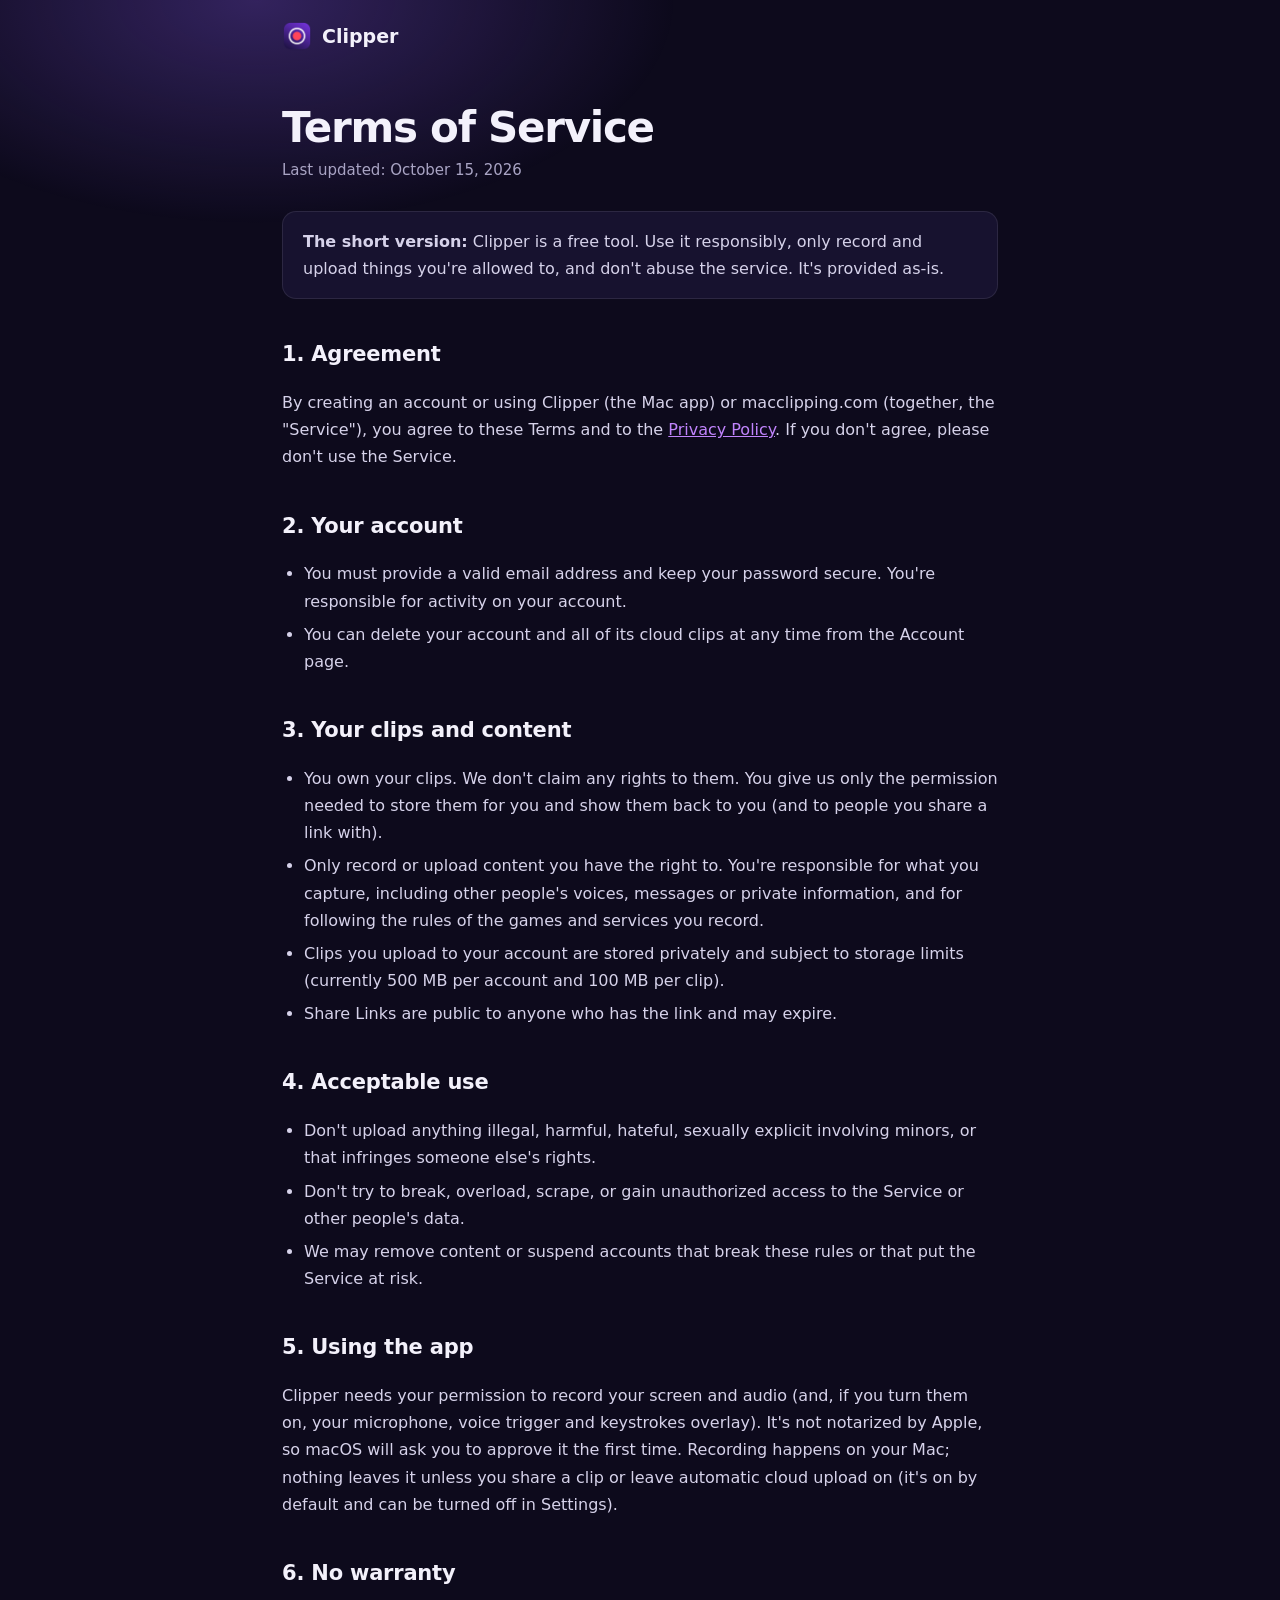
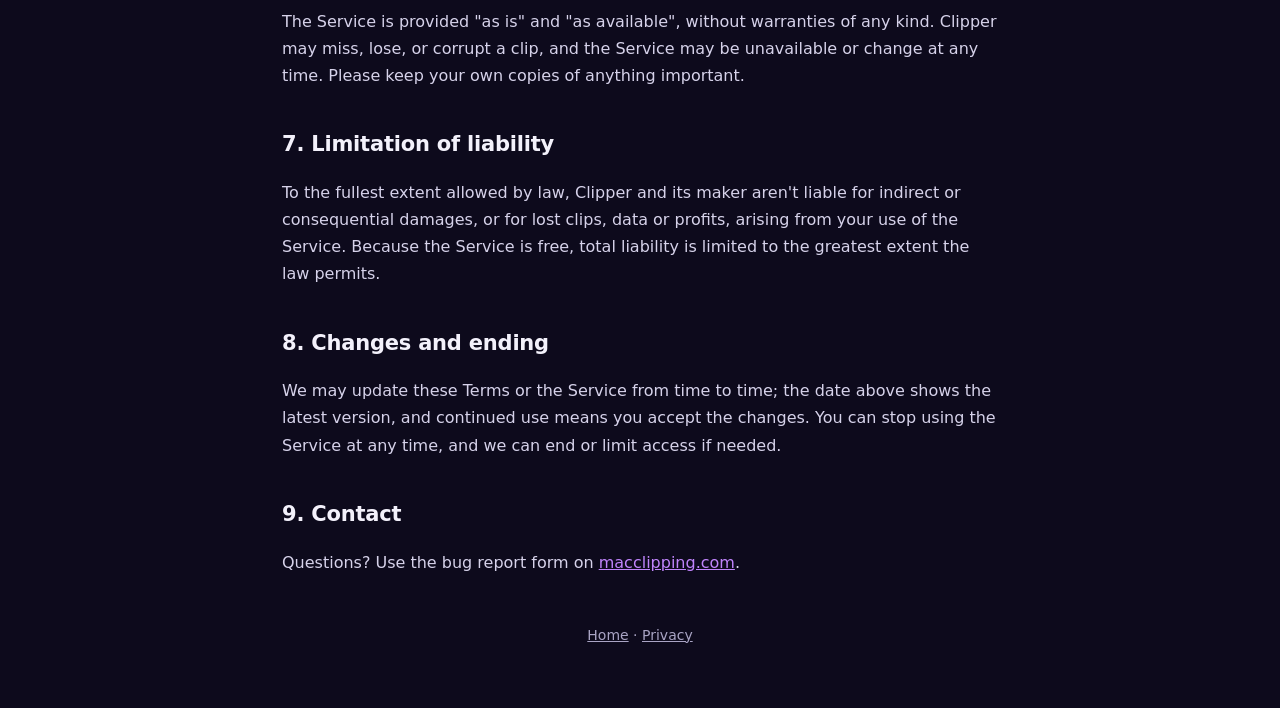
<file: docs/terms/index.html>
<!doctype html>
<html lang="en">
<head>
<meta charset="utf-8">
<meta name="viewport" content="width=device-width, initial-scale=1">
<title>Terms of Service — Clipper</title>
<meta name="description" content="The rules for using Clipper and macclipping.com.">
<link rel="icon" type="image/png" href="../favicon.png">
<link rel="canonical" href="https://macclipping.com/terms/">
<meta name="theme-color" content="#0d0a1c">
<style>
  :root { --bg:#0d0a1c; --card:#17122f; --line:rgba(255,255,255,.09); --text:#f3f1fb; --muted:#a9a4c4; --accent2:#c084fc; }
  * { box-sizing: border-box; }
  html, body { margin: 0; overflow-x: hidden; }
  body { background: var(--bg); color: var(--text); font: 16px/1.7 -apple-system, BlinkMacSystemFont, "SF Pro Text", "Inter", system-ui, sans-serif; -webkit-font-smoothing: antialiased; }
  .glow { position: fixed; inset: 0 0 auto 0; height: 420px; z-index: -1; background: radial-gradient(600px 320px at 20% 0%, rgba(139,92,246,.30), transparent 70%); }
  .wrap { max-width: 760px; margin: 0 auto; padding: 0 22px 60px; }
  header { padding-block: 20px; }
  .brand { display: inline-flex; align-items: center; gap: 10px; font-weight: 700; font-size: 19px; text-decoration: none; color: var(--text); }
  .brand img { width: 30px; height: 30px; border-radius: 8px; }
  h1 { font-size: clamp(30px, 5vw, 42px); letter-spacing: -.03em; line-height: 1.1; margin: 26px 0 6px; }
  .date { color: var(--muted); margin: 0 0 28px; font-size: 15px; }
  h2 { font-size: 21px; letter-spacing: -.01em; margin: 38px 0 8px; }
  p, li { color: #d6d2ea; }
  ul { padding-left: 22px; } li { margin: 6px 0; }
  a { color: var(--accent2); }
  .box { background: var(--card); border: 1px solid var(--line); border-radius: 14px; padding: 16px 20px; margin: 18px 0; }
  .box p { margin: 0; }
  footer { margin-top: 48px; text-align: center; color: var(--muted); font-size: 14px; }
  footer a { color: var(--muted); }
</style>
</head>
<body>
<div class="glow"></div>
<div class="wrap">
  <header><a class="brand" href="/"><img src="../icon.png" alt="">Clipper</a></header>
  <h1>Terms of Service</h1>
  <p class="date">Last updated: October 15, 2026</p>

  <div class="box"><p><strong>The short version:</strong> Clipper is a free tool. Use it responsibly, only record and upload things you're allowed to, and don't abuse the service. It's provided as-is.</p></div>

  <h2>1. Agreement</h2>
  <p>By creating an account or using Clipper (the Mac app) or macclipping.com (together, the "Service"), you agree to these Terms and to the <a href="/privacy/">Privacy Policy</a>. If you don't agree, please don't use the Service.</p>

  <h2>2. Your account</h2>
  <ul>
    <li>You must provide a valid email address and keep your password secure. You're responsible for activity on your account.</li>
    <li>You can delete your account and all of its cloud clips at any time from the Account page.</li>
  </ul>

  <h2>3. Your clips and content</h2>
  <ul>
    <li>You own your clips. We don't claim any rights to them. You give us only the permission needed to store them for you and show them back to you (and to people you share a link with).</li>
    <li>Only record or upload content you have the right to. You're responsible for what you capture, including other people's voices, messages or private information, and for following the rules of the games and services you record.</li>
    <li>Clips you upload to your account are stored privately and subject to storage limits (currently 500 MB per account and 100 MB per clip).</li>
    <li>Share Links are public to anyone who has the link and may expire.</li>
  </ul>

  <h2>4. Acceptable use</h2>
  <ul>
    <li>Don't upload anything illegal, harmful, hateful, sexually explicit involving minors, or that infringes someone else's rights.</li>
    <li>Don't try to break, overload, scrape, or gain unauthorized access to the Service or other people's data.</li>
    <li>We may remove content or suspend accounts that break these rules or that put the Service at risk.</li>
  </ul>

  <h2>5. Using the app</h2>
  <p>Clipper needs your permission to record your screen and audio (and, if you turn them on, your microphone, voice trigger and keystrokes overlay). It's not notarized by Apple, so macOS will ask you to approve it the first time. Recording happens on your Mac; nothing leaves it unless you share a clip or leave automatic cloud upload on (it's on by default and can be turned off in Settings).</p>

  <h2>6. No warranty</h2>
  <p>The Service is provided "as is" and "as available", without warranties of any kind. Clipper may miss, lose, or corrupt a clip, and the Service may be unavailable or change at any time. Please keep your own copies of anything important.</p>

  <h2>7. Limitation of liability</h2>
  <p>To the fullest extent allowed by law, Clipper and its maker aren't liable for indirect or consequential damages, or for lost clips, data or profits, arising from your use of the Service. Because the Service is free, total liability is limited to the greatest extent the law permits.</p>

  <h2>8. Changes and ending</h2>
  <p>We may update these Terms or the Service from time to time; the date above shows the latest version, and continued use means you accept the changes. You can stop using the Service at any time, and we can end or limit access if needed.</p>

  <h2>9. Contact</h2>
  <p>Questions? Use the bug report form on <a href="/">macclipping.com</a>.</p>

  <footer><a href="/">Home</a> · <a href="/privacy/">Privacy</a></footer>
</div>
</body>
</html>
</file>
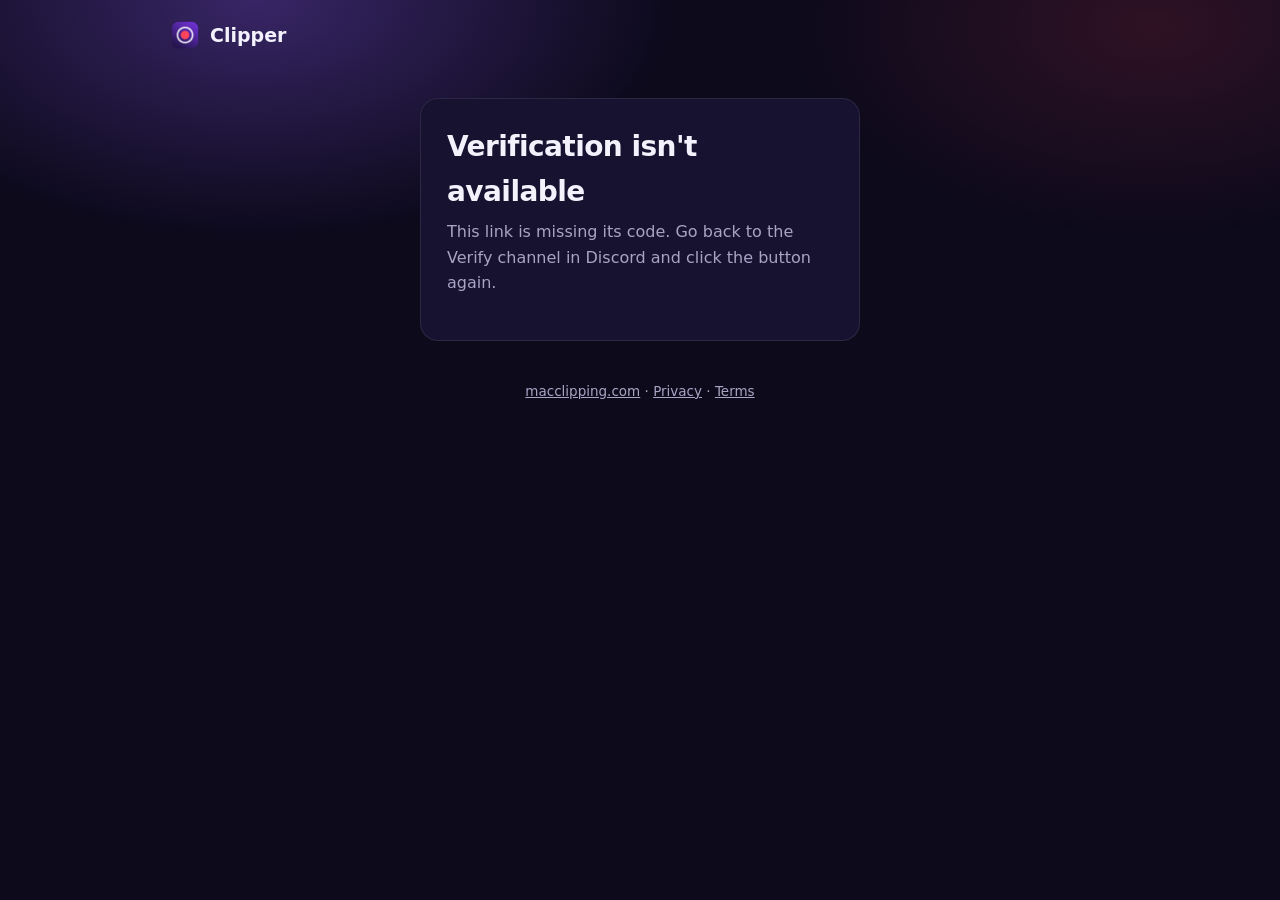
<file: docs/verify/index.html>
<!doctype html>
<html lang="en">
<head>
<meta charset="utf-8">
<meta name="viewport" content="width=device-width, initial-scale=1">
<title>Verify — Clipper</title>
<meta name="robots" content="noindex">
<link rel="icon" type="image/png" href="../favicon.png">
<link rel="stylesheet" href="../auth.css">
<meta name="theme-color" content="#0d0a1c">
</head>
<body>
<div class="glow"></div>
<div class="wrap">
  <header class="top"><a class="brand" href="/"><img src="../icon.png" alt="">Clipper</a></header>
  <main class="auth">
    <section class="card" id="startCard">
      <h1>Verify your Discord account</h1>
      <p class="sub">Sign in with Google to get access to the Clipper Discord server. We only use your Google account to confirm you're a real person; it isn't shown to anyone on Discord.</p>
      <button type="button" class="btn primary" id="google" style="width:100%;display:flex;align-items:center;justify-content:center;gap:10px">Continue with Google</button>
      <p class="msg" id="msg" role="status" aria-live="polite" style="text-align:center"></p>
      <p class="msg" style="text-align:center">By continuing you agree to the <a href="/privacy/">Privacy Policy</a> and <a href="/terms/">Terms</a>.</p>
    </section>
    <section class="card hidden" id="doneCard" style="text-align:center">
      <h1 id="doneTitle">You're verified ✅</h1>
      <p class="sub" id="doneSub">Head back to Discord. Your roles update within a few seconds.</p>
    </section>
    <section class="card hidden" id="offCard"><h1>Verification isn't available</h1><p class="sub" id="offSub">This link is missing its code. Go back to the Verify channel in Discord and click the button again.</p></section>
  </main>
  <footer class="foot"><a href="/">macclipping.com</a> · <a href="/privacy/">Privacy</a> · <a href="/terms/">Terms</a></footer>
</div>
<script src="../config.js"></script>
<script src="../vendor/supabase.min.js"></script>
<script>
(function () {
  var cfg = window.CLIPPER || {};
  var $ = function (id) { return document.getElementById(id); };
  var q = new URLSearchParams(location.search);
  var code = (q.get('c') || '').replace(/[^0-9a-f]/gi, '').slice(0, 64);
  function show(id) { ['startCard', 'doneCard', 'offCard'].forEach(function (x) { $(x).classList.toggle('hidden', x !== id); }); }
  function say(t, cls) { var m = $('msg'); m.textContent = t || ''; m.className = 'msg ' + (cls || ''); }
  if (!cfg.SUPABASE_URL || !cfg.SUPABASE_ANON_KEY || !code) { show('offCard'); return; }
  var sb = supabase.createClient(cfg.SUPABASE_URL, cfg.SUPABASE_ANON_KEY, { auth: { persistSession: true, autoRefreshToken: true, detectSessionInUrl: false } });
  var MSG = {
    need_google: 'Please sign in with Google to verify.',
    invalid: 'That verification link isn\'t valid. Go back to Discord and click Verify again.',
    expired: 'That link expired. Go back to Discord and click Verify again.',
    used: 'That link was already used by another account.',
    already_linked: 'This Google account is already linked to a different Discord account.',
    not_signed_in: 'Please sign in with Google to verify.'
  };

  async function finish(session) {
    show('doneCard'); $('doneTitle').textContent = 'Verifying…'; $('doneSub').textContent = '';
    var r = await sb.rpc('discord_complete_verification', { p_code: code });
    if (r.error || r.data !== 'ok') {
      show('startCard'); say(MSG[r.data] || (r.error && r.error.message) || 'Something went wrong. Please try again.', 'err');
      if (r.data === 'need_google' || r.data === 'not_signed_in') { try { await sb.auth.signOut({ scope: 'local' }); } catch (e) {} }
      return;
    }
    $('doneTitle').textContent = 'You\'re verified ✅';
    $('doneSub').textContent = 'Head back to Discord. Your roles update within a few seconds.';
    try { await sb.auth.signOut({ scope: 'local' }); } catch (e) {}
  }

  $('google').onclick = async function () {
    say('Opening Google…');
    var r = await sb.auth.signInWithOAuth({ provider: 'google', options: { redirectTo: location.origin + '/verify/?c=' + code } });
    if (r.error) say('Google sign-in isn\'t available right now.', 'err');
  };

  var h = new URLSearchParams(location.hash.replace(/^#/, ''));
  if (h.get('access_token') && h.get('refresh_token')) {
    history.replaceState(null, '', location.pathname + location.search);
    show('doneCard'); $('doneTitle').textContent = 'Verifying…'; $('doneSub').textContent = '';
    sb.auth.setSession({ access_token: h.get('access_token'), refresh_token: h.get('refresh_token') }).then(function (r) {
      if (r.error || !r.data.session) { show('startCard'); say('Google sign-in didn\'t finish. Please try again.', 'err'); return; }
      finish(r.data.session);
    });
  } else if (h.get('error_description') || q.get('error_description')) {
    say((h.get('error_description') || q.get('error_description')).replace(/\+/g, ' '), 'err');
  }
})();
</script>
</body>
</html>
</file>
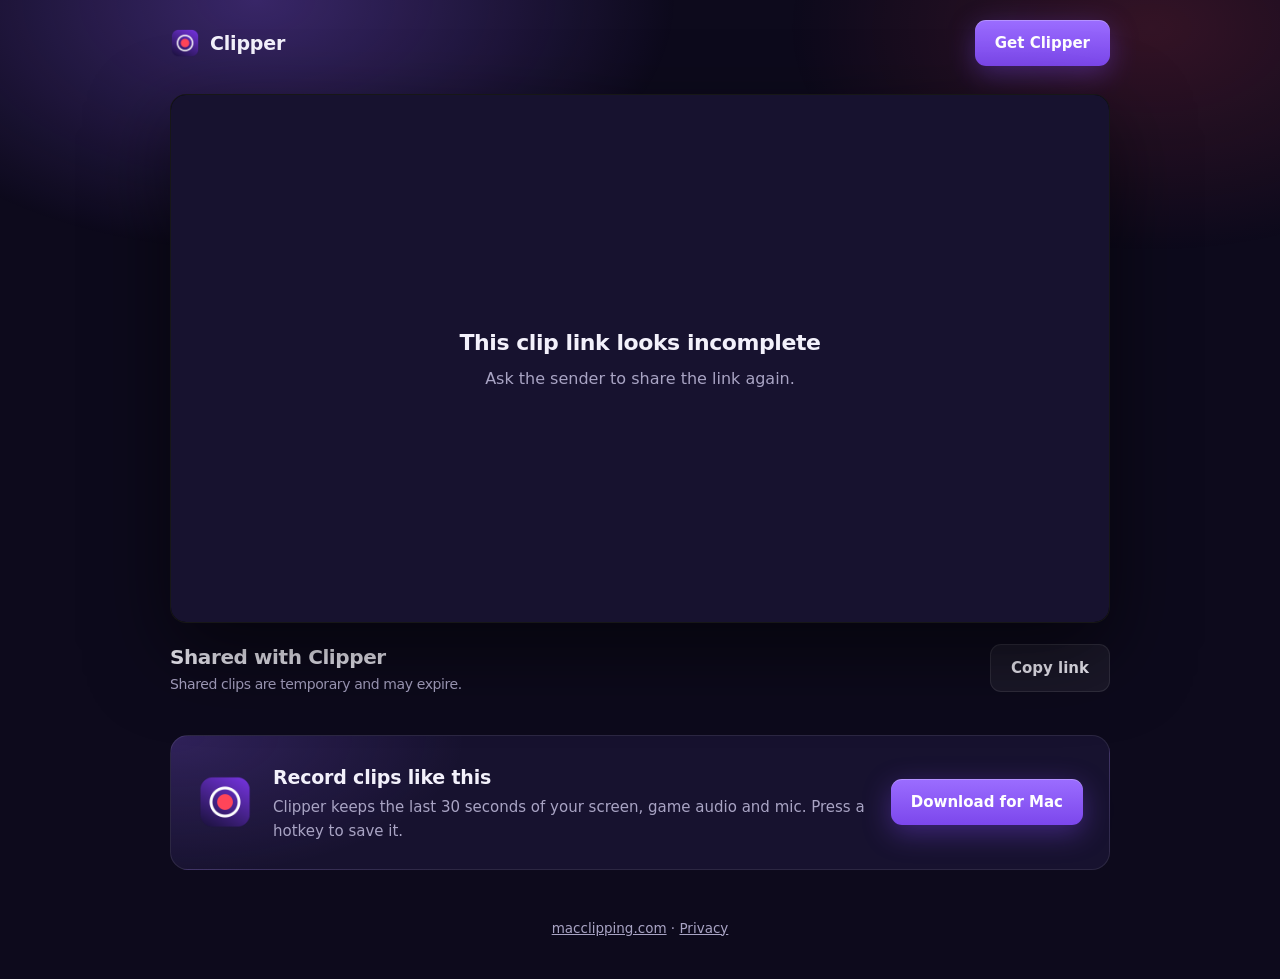
<file: docs/watch/index.html>
<!doctype html>
<html lang="en">
<head>
<meta charset="utf-8">
<meta name="viewport" content="width=device-width, initial-scale=1">
<title>Watch clip — Clipper</title>
<meta name="robots" content="noindex">
<meta name="description" content="A clip shared with Clipper, instant replay clips for Mac.">
<link rel="icon" type="image/png" href="../favicon.png">
<meta property="og:title" content="Watch this clip — Clipper">
<meta property="og:description" content="Someone shared a clip made with Clipper.">
<meta property="og:image" content="https://macclipping.com/icon.png">
<meta name="theme-color" content="#0d0a1c">
<style>
  :root { --bg:#0d0a1c; --card:#17122f; --line:rgba(255,255,255,.09); --text:#f3f1fb; --muted:#a9a4c4; --accent:#8b5cf6; --accent2:#c084fc; }
  * { box-sizing: border-box; }
  html, body { margin: 0; overflow-x: hidden; }
  body { min-height: 100vh; background: var(--bg); color: var(--text);
    font: 16px/1.6 -apple-system, BlinkMacSystemFont, "SF Pro Text", "Inter", system-ui, sans-serif; -webkit-font-smoothing: antialiased; }
  .glow { position: fixed; inset: 0 0 auto 0; height: 560px; z-index: -1;
    background: radial-gradient(600px 360px at 20% 0%, rgba(139,92,246,.35), transparent 70%), radial-gradient(520px 320px at 90% 5%, rgba(255,69,89,.16), transparent 70%); }
  .wrap { max-width: 980px; margin: 0 auto; padding: 0 20px; }
  header { display: flex; align-items: center; justify-content: space-between; padding-block: 20px; }
  .brand { display: flex; align-items: center; gap: 10px; font-weight: 700; font-size: 19px; letter-spacing: -.01em; text-decoration: none; color: var(--text); }
  .brand img { width: 30px; height: 30px; border-radius: 8px; }
  .btn { display: inline-flex; align-items: center; justify-content: center; gap: 8px; padding: 11px 20px; border-radius: 11px; font: inherit; font-weight: 600; font-size: 15px;
    text-decoration: none; cursor: pointer; border: 1px solid var(--line); color: var(--text); background: rgba(255,255,255,.06); transition: background .15s, transform .15s; }
  .btn:hover { background: rgba(255,255,255,.11); }
  .btn.primary { border: 0; color: #fff; background: linear-gradient(180deg, #9b6dff, #7c47ec); box-shadow: 0 8px 28px rgba(124,71,236,.4), inset 0 1px 0 rgba(255,255,255,.25); }
  .btn.primary:hover { transform: translateY(-1px); background: linear-gradient(180deg, #a57cff, #8554f0); }
  .player { margin-top: 8px; border-radius: 16px; overflow: hidden; background: #000; border: 1px solid var(--line); box-shadow: 0 30px 80px rgba(0,0,0,.55); aspect-ratio: 16 / 9; position: relative; }
  .player video { width: 100%; height: 100%; display: block; background: #000; object-fit: contain; }
  .state { position: absolute; inset: 0; display: none; place-items: center; text-align: center; padding: 24px; background: var(--card); }
  .state.show { display: grid; }
  .state h2 { margin: 0 0 6px; font-size: 22px; letter-spacing: -.02em; }
  .state p { margin: 0; color: var(--muted); }
  .bar { display: flex; flex-wrap: wrap; align-items: center; justify-content: space-between; gap: 14px; margin: 18px 0 0; }
  .bar h1 { margin: 0; font-size: 20px; letter-spacing: -.02em; }
  .bar small { display: block; color: var(--muted); font-weight: 400; font-size: 14px; }
  .actions { display: flex; gap: 10px; flex-wrap: wrap; }
  .promo { margin: 40px 0 48px; padding: 26px; border: 1px solid var(--line); border-radius: 18px; display: flex; align-items: center; gap: 20px; flex-wrap: wrap;
    background: radial-gradient(420px 200px at 0% 0%, rgba(139,92,246,.22), transparent 70%), var(--card); }
  .promo img { width: 56px; height: 56px; border-radius: 14px; }
  .promo div { flex: 1; min-width: 220px; }
  .promo h2 { margin: 0 0 2px; font-size: 19px; letter-spacing: -.01em; }
  .promo p { margin: 0; color: var(--muted); font-size: 15px; }
  footer { padding: 0 0 40px; text-align: center; color: var(--muted); font-size: 13.5px; }
  footer a { color: var(--muted); }
</style>
</head>
<body>
<div class="glow"></div>
<div class="wrap">
  <header>
    <a class="brand" href="/"><img src="../icon.png" alt="">Clipper</a>
    <a class="btn primary" href="/">Get Clipper</a>
  </header>

  <main>
    <div class="player">
      <video id="v" controls playsinline preload="metadata"></video>
      <div class="state" id="err">
        <div>
          <h2 id="errtitle">This clip isn't available</h2>
          <p id="errtext">The link may be incomplete, or the clip has expired.</p>
        </div>
      </div>
    </div>
    <div class="bar" id="bar">
      <h1>Shared with Clipper<small id="note">Shared clips are temporary and may expire.</small></h1>
      <div class="actions">
        <button class="btn" id="copy" type="button">Copy link</button>
        <a class="btn" id="open" href="#" target="_blank" rel="noopener noreferrer">Open video file</a>
      </div>
    </div>

    <div class="promo">
      <img src="../icon.png" alt="">
      <div><h2>Record clips like this</h2><p>Clipper keeps the last 30 seconds of your screen, game audio and mic. Press a hotkey to save it.</p></div>
      <a class="btn primary" href="/">Download for Mac</a>
    </div>
  </main>
  <footer><a href="/">macclipping.com</a> · <a href="/privacy/">Privacy</a></footer>
</div>

<script>
  // Link format: /watch/#l/abc123.mp4   (Litterbox)   or   /watch/#ud/abc123.mp4   (Uguu, subdomain "d").
  // Only these exact file hosts are ever loaded, so a crafted link can't point the player anywhere else.
  (function () {
    var v = document.getElementById('v'), err = document.getElementById('err');
    var open = document.getElementById('open'), copy = document.getElementById('copy');
    function fail(title, text) {
      document.getElementById('errtitle').textContent = title;
      if (text) document.getElementById('errtext').textContent = text;
      err.classList.add('show'); v.style.display = 'none'; open.style.display = 'none';
      document.title = 'Clip unavailable — Clipper';
    }
    var m = /^#(l|u[a-z])\/([A-Za-z0-9_-]{3,40}\.(?:mp4|webm|mov|m4v))$/.exec(location.hash);
    if (!m) { fail('This clip link looks incomplete', 'Ask the sender to share the link again.'); }
    else {
      var url = (m[1] === 'l' ? 'https://litter.catbox.moe/' : 'https://' + m[1].slice(1) + '.uguu.se/') + m[2];
      v.src = url + '#t=0.001'; open.href = url;   // #t shows the first frame before play
      v.addEventListener('error', function () { fail("This clip isn't available", 'It may have expired or been removed by the file host.'); });
      document.title = 'Watch clip — Clipper';
    }
    copy.addEventListener('click', function () {
      var done = function () { copy.textContent = 'Copied!'; setTimeout(function () { copy.textContent = 'Copy link'; }, 1600); };
      if (navigator.clipboard) navigator.clipboard.writeText(location.href).then(done, done); else done();
    });
  })();
</script>
</body>
</html>
</file>
<file: docs/auth.css>
:root { --bg:#0d0a1c; --bg2:#14102a; --card:#17122f; --line:rgba(255,255,255,.09); --text:#f3f1fb; --muted:#a9a4c4; --accent:#8b5cf6; --accent2:#c084fc; --ok:#34d399; --err:#ff8a98; }
* { box-sizing: border-box; }
html, body { margin: 0; overflow-x: hidden; }
body { min-height: 100vh; background: var(--bg); color: var(--text); font: 16px/1.6 -apple-system, BlinkMacSystemFont, "SF Pro Text", "Inter", system-ui, sans-serif; -webkit-font-smoothing: antialiased; }
.glow { position: fixed; inset: 0 0 auto 0; height: 520px; z-index: -1; background: radial-gradient(600px 340px at 20% 0%, rgba(139,92,246,.34), transparent 70%), radial-gradient(520px 300px at 90% 5%, rgba(255,69,89,.14), transparent 70%); }
a { color: var(--accent2); }
.wrap { max-width: 980px; margin: 0 auto; padding: 0 20px 60px; }
header.top { display: flex; align-items: center; justify-content: space-between; padding-block: 20px; }
.brand { display: inline-flex; align-items: center; gap: 10px; font-weight: 700; font-size: 19px; text-decoration: none; color: var(--text); }
.brand img { width: 30px; height: 30px; border-radius: 8px; }
.btn { display: inline-flex; align-items: center; justify-content: center; gap: 8px; padding: 11px 20px; border-radius: 11px; font: inherit; font-weight: 600; font-size: 15px; text-decoration: none; cursor: pointer; border: 1px solid var(--line); color: var(--text); background: rgba(255,255,255,.06); }
.btn:hover { background: rgba(255,255,255,.11); }
.btn.primary { border: 0; color: #fff; background: linear-gradient(180deg, #9b6dff, #7c47ec); box-shadow: 0 8px 28px rgba(124,71,236,.4), inset 0 1px 0 rgba(255,255,255,.25); }
.btn.primary:hover { background: linear-gradient(180deg, #a57cff, #8554f0); }
.btn.danger { color: #ffb4be; border-color: rgba(255,138,152,.4); }
.btn[disabled] { opacity: .55; cursor: default; }
.btn.small { padding: 7px 13px; font-size: 13.5px; border-radius: 9px; }
.card { background: var(--card); border: 1px solid var(--line); border-radius: 18px; padding: 26px; }
.auth { max-width: 440px; margin: 28px auto 0; }
.auth h1 { margin: 0 0 4px; font-size: 28px; letter-spacing: -.02em; }
.auth .sub { color: var(--muted); margin: 0 0 18px; }
.tabs { display: grid; grid-template-columns: 1fr 1fr; gap: 6px; background: rgba(255,255,255,.05); padding: 5px; border-radius: 12px; margin-bottom: 20px; }
.tabs button { border: 0; background: transparent; color: var(--muted); font: inherit; font-weight: 600; padding: 9px; border-radius: 8px; cursor: pointer; }
.tabs button.on { background: var(--accent); color: #fff; }
label { display: grid; gap: 6px; font-size: 14px; font-weight: 600; margin-bottom: 14px; }
input[type=email], input[type=password], input[type=text] { font: inherit; font-weight: 400; color: var(--text); background: rgba(255,255,255,.05); border: 1px solid var(--line); border-radius: 10px; padding: 11px 13px; width: 100%; outline: none; }
input:focus { border-color: var(--accent); background: rgba(139,92,246,.08); }
.check { display: flex; gap: 10px; align-items: flex-start; font-weight: 400; font-size: 14px; color: var(--muted); margin-bottom: 14px; }
.check input { margin-top: 4px; }
.msg { min-height: 22px; margin: 10px 0 0; font-size: 14px; }
.msg.err { color: var(--err); } .msg.ok { color: var(--ok); }
.link-btn { background: none; border: 0; color: var(--accent2); font: inherit; font-size: 14px; cursor: pointer; padding: 0; }
.hidden { display: none !important; }
.row { display: flex; align-items: center; justify-content: space-between; gap: 12px; flex-wrap: wrap; }
footer.foot { margin-top: 40px; text-align: center; color: var(--muted); font-size: 13.5px; }
footer.foot a { color: var(--muted); }
/* account page */
h2.sec { font-size: 22px; letter-spacing: -.01em; margin: 34px 0 12px; }
.usage { height: 8px; border-radius: 6px; background: rgba(255,255,255,.1); overflow: hidden; margin: 8px 0 4px; }
.usage > i { display: block; height: 100%; background: linear-gradient(90deg, var(--accent), #ff7a8a); width: 0; }
.clips { display: grid; grid-template-columns: repeat(auto-fill, minmax(260px, 1fr)); gap: 16px; }
.clip { background: var(--card); border: 1px solid var(--line); border-radius: 14px; overflow: hidden; }
.clip video { width: 100%; aspect-ratio: 16/9; background: #000; display: block; }
.clip .ph { aspect-ratio: 16/9; background: linear-gradient(135deg, #2a1f55, #4a2a62); display: grid; place-items: center; cursor: pointer; font-size: 38px; }
.clip .meta { padding: 12px 14px; }
.clip .meta b { display: block; font-size: 14.5px; word-break: break-word; }
.clip .meta small { color: var(--muted); }
.clip .acts { display: flex; gap: 8px; padding: 0 14px 14px; flex-wrap: wrap; }
.empty { text-align: center; color: var(--muted); padding: 40px 20px; border: 1px dashed var(--line); border-radius: 16px; }
@media (max-width: 520px) { .card { padding: 20px; } }
</file>
